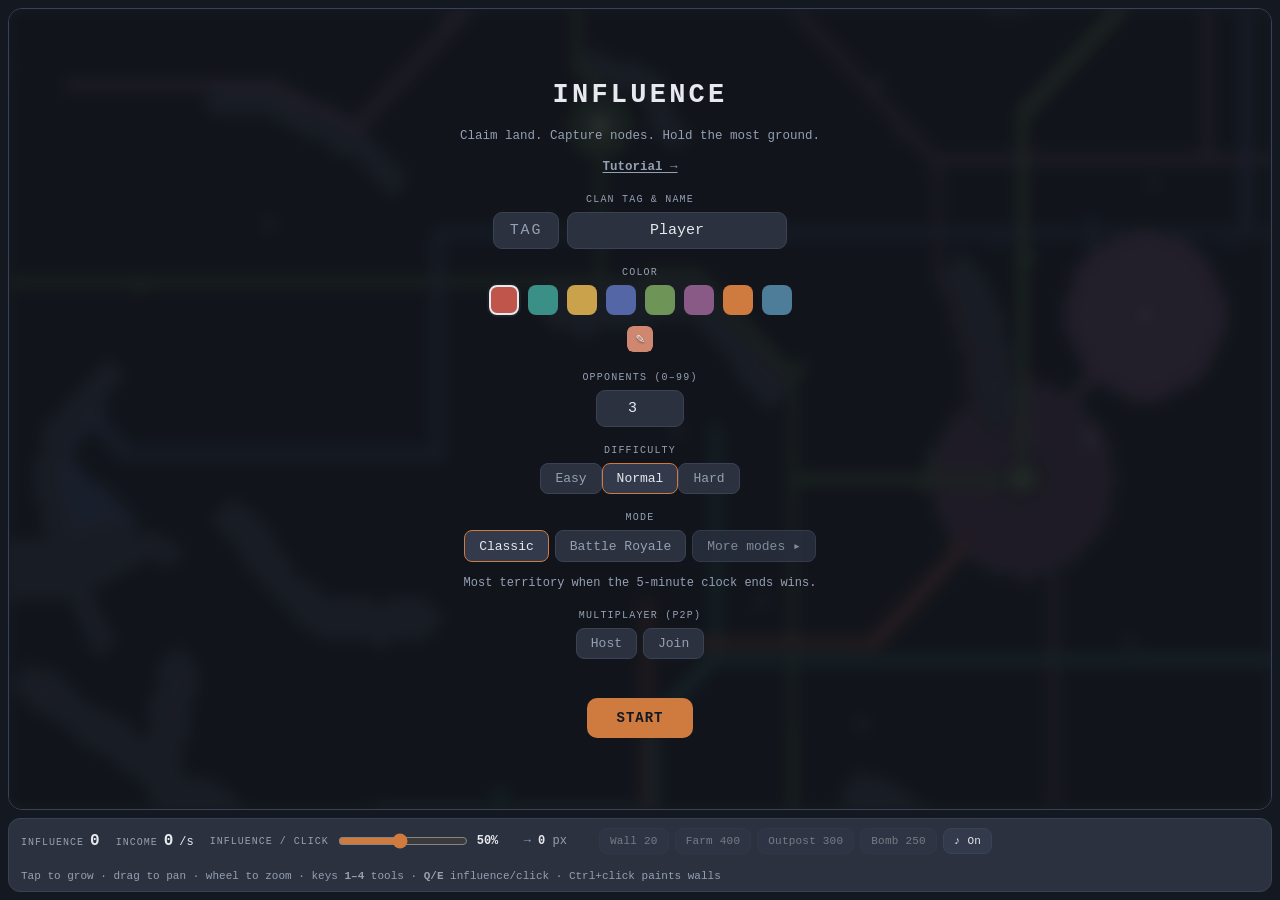
<file: index.html>
<!DOCTYPE html>
<html lang="en">
<head>
<meta charset="UTF-8">
<meta name="viewport" content="width=device-width, initial-scale=1.0, maximum-scale=1.0, user-scalable=no">
<link rel="icon" type="image/svg+xml" href="favicon.svg">
<title>Influence</title>
<link rel="stylesheet" href="influence.css?v=4">
</head>
<body> 
<div id="wrap">
  <div id="topbar"><div id="scoreboard"></div><div id="clock">0:00</div></div>
  <div id="stage">
    <canvas id="game" width="1000" height="667"></canvas>
    <div id="vig"></div>
    <canvas id="minimap" width="150" height="101"></canvas>
    <div id="flash"></div>
    <div id="spawnHint"></div>
    <div id="overlay">
     <div id="ovbox">
      <div id="otitle">Influence</div>
      <div id="osub"></div>
      <div id="setup" class="field" style="gap:18px">
        <div class="field"><label>Clan tag &amp; name</label><div class="namerow"><input id="tagIn" maxlength="3" placeholder="TAG" autocomplete="off"><input id="nameIn" maxlength="14" value="Player" autocomplete="off"></div></div>
        <div class="field"><label>Color</label><div id="swatches"></div></div>
        <div class="field"><label>Opponents (0–99)</label><div id="opps"></div></div>
        <div class="field"><label>Difficulty</label><div id="diff"></div></div>
        <div class="field"><label>Mode</label><div id="mode"></div></div>
        <div class="field"><label>Multiplayer (P2P)</label>
          <div id="mpBtns"><button class="seg" id="mpHost">Host</button><button class="seg" id="mpJoin">Join</button></div>
          <div id="mpBtns2"><button class="seg" id="mpAdd" style="display:none">Add Player</button></div>
          <div id="mpBox" style="display:none">
            <div class="mpl" id="mpOutL"></div>
            <div class="mprow"><textarea id="mpOut" readonly spellcheck="false"></textarea><button class="seg" id="mpCopy">Copy</button></div>
            <div class="mpl" id="mpInL"></div>
            <div class="mprow"><textarea id="mpIn" spellcheck="false" placeholder="paste code here"></textarea><button class="seg" id="mpApply">Connect</button></div>
            <div id="mpStatus"></div>
          </div>
        </div>
      </div>
      <div id="standings"></div>
      <button id="obtn">Start</button>
      <button id="menuBtn2" style="display:none">Main menu</button>
     </div>
    </div>
  </div>
  <div id="bottombar">
    <div class="stat" id="influence"><span class="k">Influence</span><span class="v">0</span></div>
    <div class="stat"><span class="k">Income</span><span class="v" id="incomeV">0</span><span class="ctx">/s</span></div>
    <div class="commit"><span class="k" title="How much of your influence each click spends">Influence / click</span><input id="pct" type="range" min="5" max="100" step="5" value="50"><span id="pctV">50%</span><span class="ctx">&rarr; <b id="budgetV">0</b> px</span></div>
    <span id="cellInfo"></span>
    <span id="baseInfo" class="ok"></span>
    <div id="buildbar">
      <button id="wallBtn" class="bbtn" title="Hotkey: 1 (or Ctrl+click)" disabled>Wall 20</button>
      <button id="farmBtn" class="bbtn" title="Hotkey: 2" disabled>Farm 400</button>
      <button id="outBtn" class="bbtn" title="Hotkey: 3" disabled>Outpost 300</button>
      <button id="bombBtn" class="bbtn" title="Hotkey: 4" disabled>Bomb 250</button>
      <button id="sndBtn" class="bbtn" title="Sound on/off (Hotkey: M)">♪ On</button>
      <button id="menuBtn" class="bbtn" title="Quit to the main menu">☰ Menu</button>
    </div>
    <div class="spacer"></div>
    <div id="hint">Tap to grow · drag to pan · wheel to zoom · keys <b>1–4</b> tools · <b>Q/E</b> influence/click · Ctrl+click paints walls</div>
  </div>
</div>

<script src="sound.js?v=4" defer></script>
<script src="net.js?v=4" defer></script>
<script src="influence.js?v=4" defer></script>
</body>
</html>
</file>
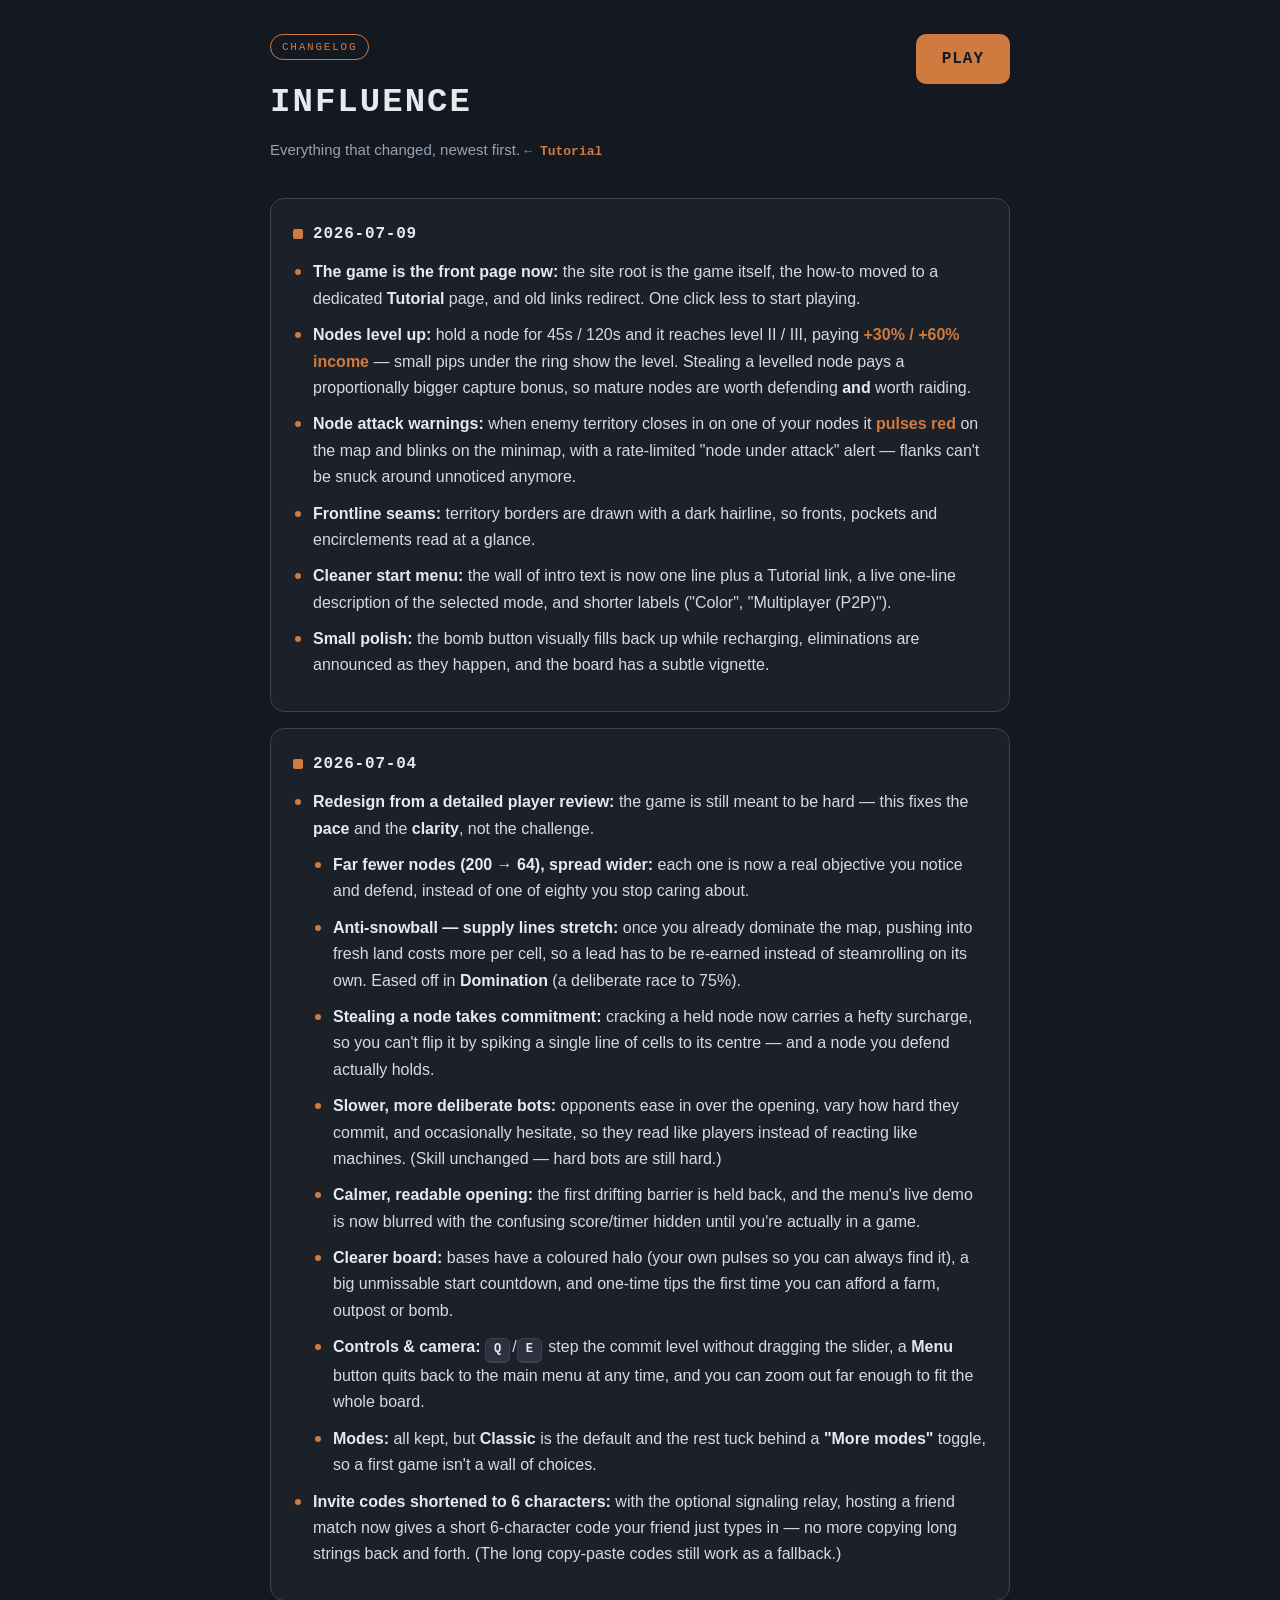
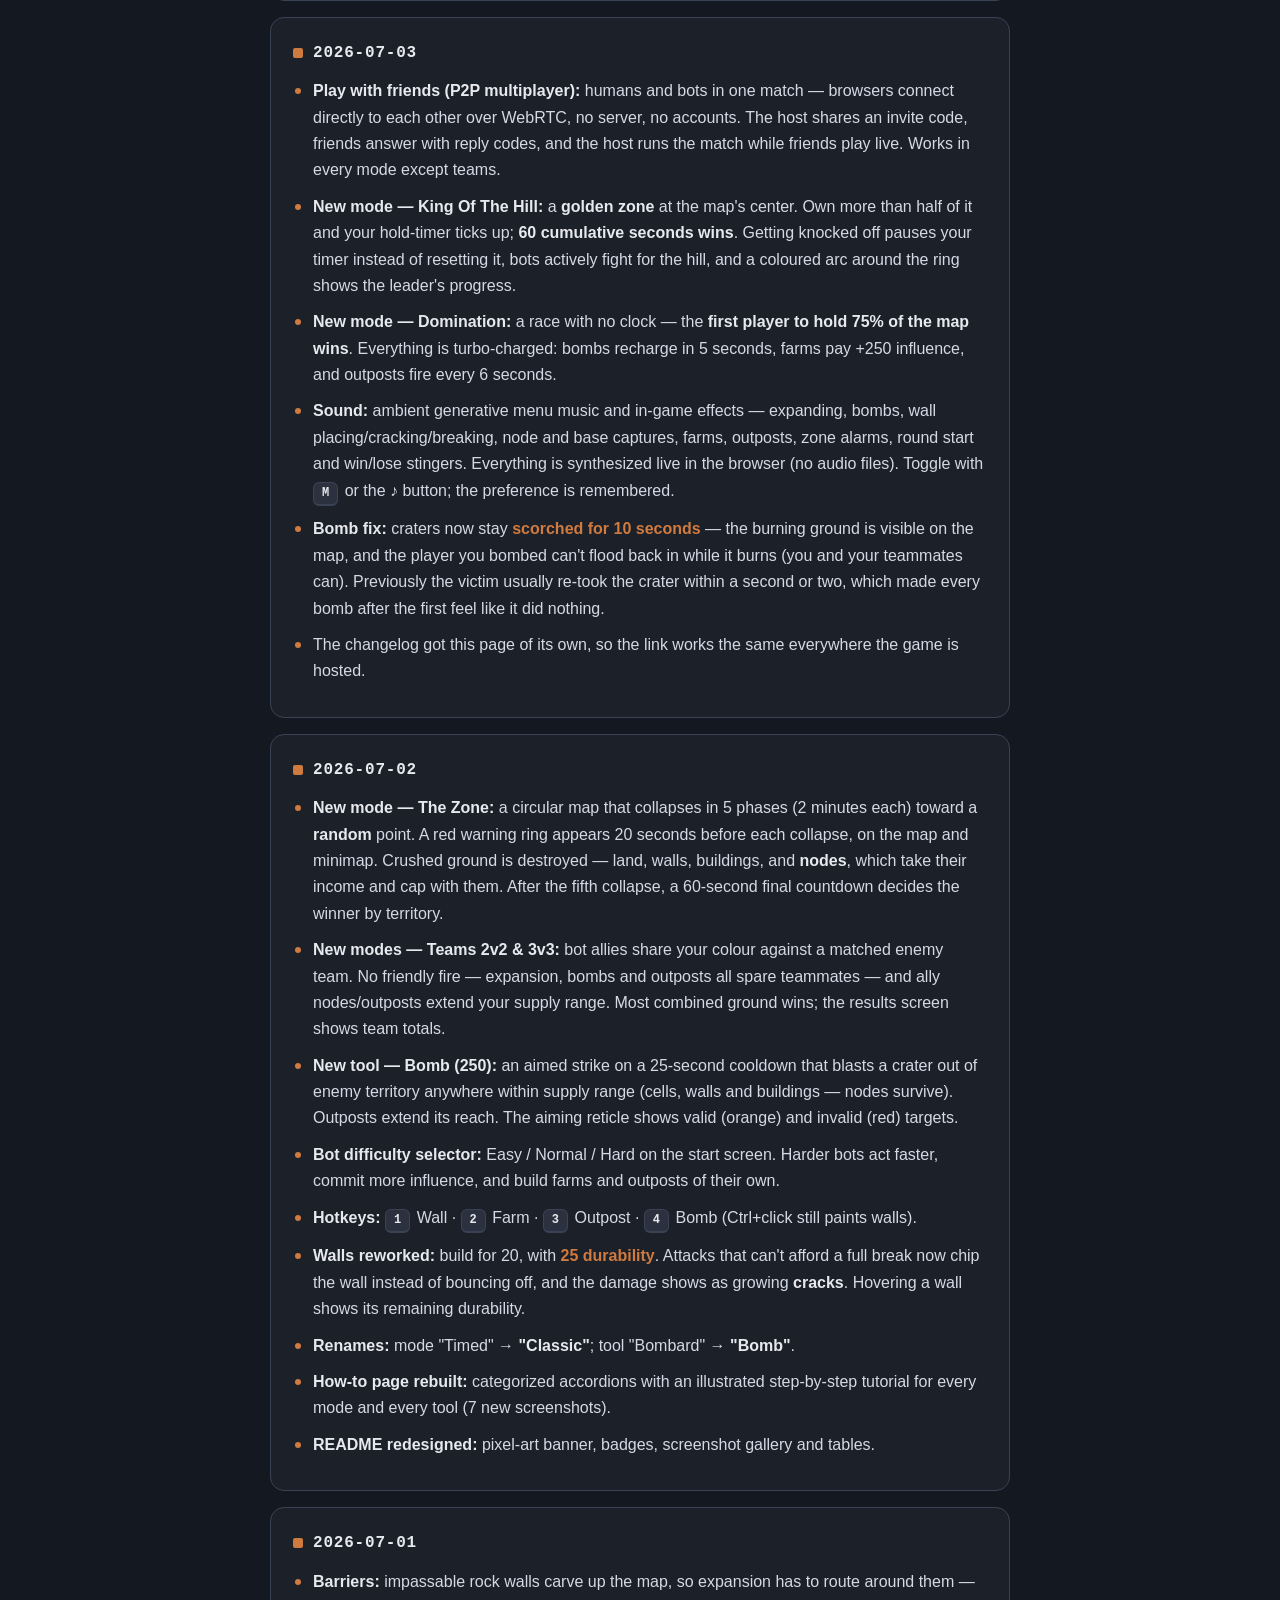
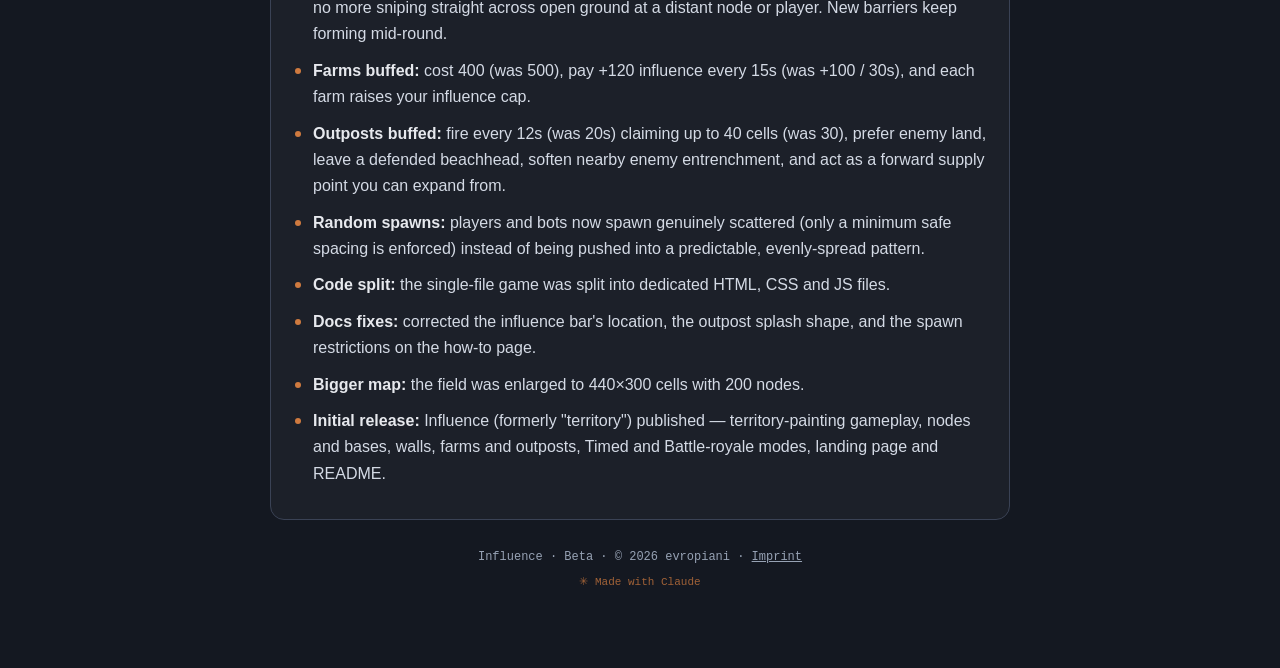
<file: changelog.html>
<!DOCTYPE html>
<html lang="en">
<head>
<meta charset="UTF-8">
<meta name="viewport" content="width=device-width, initial-scale=1.0">
<link rel="icon" type="image/svg+xml" href="favicon.svg">
<title>Influence — Changelog</title>
<style>
  :root{
    --bg:#141821;--card:#1c2029;--panel:#2b313f;--line:#3a4255;
    --ink:#e7e9ee;--muted:#97a2b4;--accent:#cf7a3f;
    --mono:ui-monospace,"SF Mono","Cascadia Mono",Menlo,Consolas,monospace;
    --sans:-apple-system,BlinkMacSystemFont,"Segoe UI",Roboto,Helvetica,Arial,sans-serif;
  }
  *{box-sizing:border-box;margin:0;padding:0}
  body{background:var(--bg);color:var(--ink);font-family:var(--sans);line-height:1.65;
    -webkit-font-smoothing:antialiased;padding:32px 18px 80px}
  .wrap{max-width:740px;margin:0 auto}
  header{margin-bottom:26px;display:flex;align-items:flex-start;justify-content:space-between;gap:16px;flex-wrap:wrap}
  .badge{display:inline-block;font-family:var(--mono);font-size:11px;letter-spacing:.16em;text-transform:uppercase;
    color:var(--accent);border:1px solid var(--accent);border-radius:20px;padding:3px 11px;margin-bottom:14px}
  h1{font-family:var(--mono);font-size:34px;font-weight:800;letter-spacing:.06em;text-transform:uppercase}
  .tag{color:var(--muted);font-size:15px;margin-top:8px}
  a.play{display:inline-block;font-family:var(--mono);font-weight:700;letter-spacing:.06em;text-transform:uppercase;
    text-decoration:none;color:#141821;background:var(--accent);border-radius:10px;padding:12px 26px;margin-top:2px}
  a.play:hover{filter:brightness(1.08)}
  section{background:var(--card);border:1px solid var(--line);border-radius:14px;padding:22px 22px;margin-bottom:16px}
  h2{font-family:var(--mono);font-size:16px;letter-spacing:.05em;text-transform:uppercase;margin-bottom:12px;
    display:flex;align-items:center;gap:10px}
  h2::before{content:"";width:10px;height:10px;border-radius:2px;background:var(--accent);flex:none}
  p{color:#d4dae5;margin:9px 0}
  b{color:var(--ink);font-weight:600}
  .accent{color:var(--accent);font-weight:600}
  ul{list-style:none;margin:8px 0}
  li{position:relative;padding-left:20px;margin:10px 0;color:#d4dae5}
  li::before{content:"";position:absolute;left:2px;top:10px;width:6px;height:6px;border-radius:50%;background:var(--accent)}
  .kbd{display:inline-block;font-family:var(--mono);font-size:12px;font-weight:700;color:var(--ink);
    background:var(--panel);border:1px solid var(--line);border-bottom-width:2px;border-radius:6px;
    padding:1px 8px;margin-right:2px;vertical-align:baseline}
  a.back{color:var(--accent);font-family:var(--mono);font-size:13px;font-weight:700;text-decoration:none}
  a.back:hover{text-decoration:underline}
  footer{color:var(--muted);font-size:12px;text-align:center;margin-top:28px;font-family:var(--mono)}
  footer a{color:var(--muted)} footer a:hover{color:var(--ink)}
  .mwc{color:var(--accent);opacity:.75;font-size:11px;margin-top:5px}
</style>
</head>
<body>
<div class="wrap">
  <header>
    <div>
      <div class="badge">Changelog</div>
      <h1>Influence</h1>
      <p class="tag">Everything that changed, newest first. <a class="back" href="tutorial.html">← Tutorial</a></p>
    </div>
    <a class="play" href="index.html">Play</a>
  </header>

  <section>
    <h2>2026-07-09</h2>
    <ul>
      <li><b>The game is the front page now:</b> the site root is the game itself, the how-to moved to a dedicated <b>Tutorial</b> page, and old links redirect. One click less to start playing.</li>
      <li><b>Nodes level up:</b> hold a node for 45s / 120s and it reaches level II / III, paying <span class="accent">+30% / +60% income</span> — small pips under the ring show the level. Stealing a levelled node pays a proportionally bigger capture bonus, so mature nodes are worth defending <b>and</b> worth raiding.</li>
      <li><b>Node attack warnings:</b> when enemy territory closes in on one of your nodes it <span class="accent">pulses red</span> on the map and blinks on the minimap, with a rate-limited "node under attack" alert — flanks can't be snuck around unnoticed anymore.</li>
      <li><b>Frontline seams:</b> territory borders are drawn with a dark hairline, so fronts, pockets and encirclements read at a glance.</li>
      <li><b>Cleaner start menu:</b> the wall of intro text is now one line plus a Tutorial link, a live one-line description of the selected mode, and shorter labels ("Color", "Multiplayer (P2P)").</li>
      <li><b>Small polish:</b> the bomb button visually fills back up while recharging, eliminations are announced as they happen, and the board has a subtle vignette.</li>
    </ul>
  </section>

  <section>
    <h2>2026-07-04</h2>
    <ul>
      <li><b>Redesign from a detailed player review:</b> the game is still meant to be hard — this fixes the <b>pace</b> and the <b>clarity</b>, not the challenge.
        <ul style="margin-top:8px">
          <li><b>Far fewer nodes (200 → 64), spread wider:</b> each one is now a real objective you notice and defend, instead of one of eighty you stop caring about.</li>
          <li><b>Anti-snowball — supply lines stretch:</b> once you already dominate the map, pushing into fresh land costs more per cell, so a lead has to be re-earned instead of steamrolling on its own. Eased off in <b>Domination</b> (a deliberate race to 75%).</li>
          <li><b>Stealing a node takes commitment:</b> cracking a held node now carries a hefty surcharge, so you can't flip it by spiking a single line of cells to its centre — and a node you defend actually holds.</li>
          <li><b>Slower, more deliberate bots:</b> opponents ease in over the opening, vary how hard they commit, and occasionally hesitate, so they read like players instead of reacting like machines. (Skill unchanged — hard bots are still hard.)</li>
          <li><b>Calmer, readable opening:</b> the first drifting barrier is held back, and the menu's live demo is now blurred with the confusing score/timer hidden until you're actually in a game.</li>
          <li><b>Clearer board:</b> bases have a coloured halo (your own pulses so you can always find it), a big unmissable start countdown, and one-time tips the first time you can afford a farm, outpost or bomb.</li>
          <li><b>Controls &amp; camera:</b> <span class="kbd">Q</span>/<span class="kbd">E</span> step the commit level without dragging the slider, a <b>Menu</b> button quits back to the main menu at any time, and you can zoom out far enough to fit the whole board.</li>
          <li><b>Modes:</b> all kept, but <b>Classic</b> is the default and the rest tuck behind a <b>"More modes"</b> toggle, so a first game isn't a wall of choices.</li>
        </ul>
      </li>
      <li><b>Invite codes shortened to 6 characters:</b> with the optional signaling relay, hosting a friend match now gives a short 6-character code your friend just types in — no more copying long strings back and forth. (The long copy-paste codes still work as a fallback.)</li>
    </ul>
  </section>

  <section>
    <h2>2026-07-03</h2>
    <ul>
      <li><b>Play with friends (P2P multiplayer):</b> humans and bots in one match — browsers connect directly to each other over WebRTC, no server, no accounts. The host shares an invite code, friends answer with reply codes, and the host runs the match while friends play live. Works in every mode except teams.</li>
      <li><b>New mode — King Of The Hill:</b> a <b>golden zone</b> at the map's center. Own more than half of it and your hold-timer ticks up; <b>60 cumulative seconds wins</b>. Getting knocked off pauses your timer instead of resetting it, bots actively fight for the hill, and a coloured arc around the ring shows the leader's progress.</li>
      <li><b>New mode — Domination:</b> a race with no clock — the <b>first player to hold 75% of the map wins</b>. Everything is turbo-charged: bombs recharge in 5 seconds, farms pay +250 influence, and outposts fire every 6 seconds.</li>
      <li><b>Sound:</b> ambient generative menu music and in-game effects — expanding, bombs, wall placing/cracking/breaking, node and base captures, farms, outposts, zone alarms, round start and win/lose stingers. Everything is synthesized live in the browser (no audio files). Toggle with <span class="kbd">M</span> or the ♪ button; the preference is remembered.</li>
      <li><b>Bomb fix:</b> craters now stay <span class="accent">scorched for 10 seconds</span> — the burning ground is visible on the map, and the player you bombed can't flood back in while it burns (you and your teammates can). Previously the victim usually re-took the crater within a second or two, which made every bomb after the first feel like it did nothing.</li>
      <li>The changelog got this page of its own, so the link works the same everywhere the game is hosted.</li>
    </ul>
  </section>

  <section>
    <h2>2026-07-02</h2>
    <ul>
      <li><b>New mode — The Zone:</b> a circular map that collapses in 5 phases (2 minutes each) toward a <b>random</b> point. A red warning ring appears 20 seconds before each collapse, on the map and minimap. Crushed ground is destroyed — land, walls, buildings, and <b>nodes</b>, which take their income and cap with them. After the fifth collapse, a 60-second final countdown decides the winner by territory.</li>
      <li><b>New modes — Teams 2v2 &amp; 3v3:</b> bot allies share your colour against a matched enemy team. No friendly fire — expansion, bombs and outposts all spare teammates — and ally nodes/outposts extend your supply range. Most combined ground wins; the results screen shows team totals.</li>
      <li><b>New tool — Bomb (250):</b> an aimed strike on a 25-second cooldown that blasts a crater out of enemy territory anywhere within supply range (cells, walls and buildings — nodes survive). Outposts extend its reach. The aiming reticle shows valid (orange) and invalid (red) targets.</li>
      <li><b>Bot difficulty selector:</b> Easy / Normal / Hard on the start screen. Harder bots act faster, commit more influence, and build farms and outposts of their own.</li>
      <li><b>Hotkeys:</b> <span class="kbd">1</span> Wall · <span class="kbd">2</span> Farm · <span class="kbd">3</span> Outpost · <span class="kbd">4</span> Bomb (Ctrl+click still paints walls).</li>
      <li><b>Walls reworked:</b> build for 20, with <span class="accent">25 durability</span>. Attacks that can't afford a full break now chip the wall instead of bouncing off, and the damage shows as growing <b>cracks</b>. Hovering a wall shows its remaining durability.</li>
      <li><b>Renames:</b> mode "Timed" → <b>"Classic"</b>; tool "Bombard" → <b>"Bomb"</b>.</li>
      <li><b>How-to page rebuilt:</b> categorized accordions with an illustrated step-by-step tutorial for every mode and every tool (7 new screenshots).</li>
      <li><b>README redesigned:</b> pixel-art banner, badges, screenshot gallery and tables.</li>
    </ul>
  </section>

  <section>
    <h2>2026-07-01</h2>
    <ul>
      <li><b>Barriers:</b> impassable rock walls carve up the map, so expansion has to route around them — no more sniping straight across open ground at a distant node or player. New barriers keep forming mid-round.</li>
      <li><b>Farms buffed:</b> cost 400 (was 500), pay +120 influence every 15s (was +100 / 30s), and each farm raises your influence cap.</li>
      <li><b>Outposts buffed:</b> fire every 12s (was 20s) claiming up to 40 cells (was 30), prefer enemy land, leave a defended beachhead, soften nearby enemy entrenchment, and act as a forward supply point you can expand from.</li>
      <li><b>Random spawns:</b> players and bots now spawn genuinely scattered (only a minimum safe spacing is enforced) instead of being pushed into a predictable, evenly-spread pattern.</li>
      <li><b>Code split:</b> the single-file game was split into dedicated HTML, CSS and JS files.</li>
      <li><b>Docs fixes:</b> corrected the influence bar's location, the outpost splash shape, and the spawn restrictions on the how-to page.</li>
      <li><b>Bigger map:</b> the field was enlarged to 440×300 cells with 200 nodes.</li>
      <li><b>Initial release:</b> Influence (formerly "territory") published — territory-painting gameplay, nodes and bases, walls, farms and outposts, Timed and Battle-royale modes, landing page and README.</li>
    </ul>
  </section>

  <footer>Influence · Beta · © 2026 evropiani · <a href="imprint.html">Imprint</a>
    <div class="mwc">✳ Made with Claude</div>
  </footer>
</div>
</body>
</html>
</file>
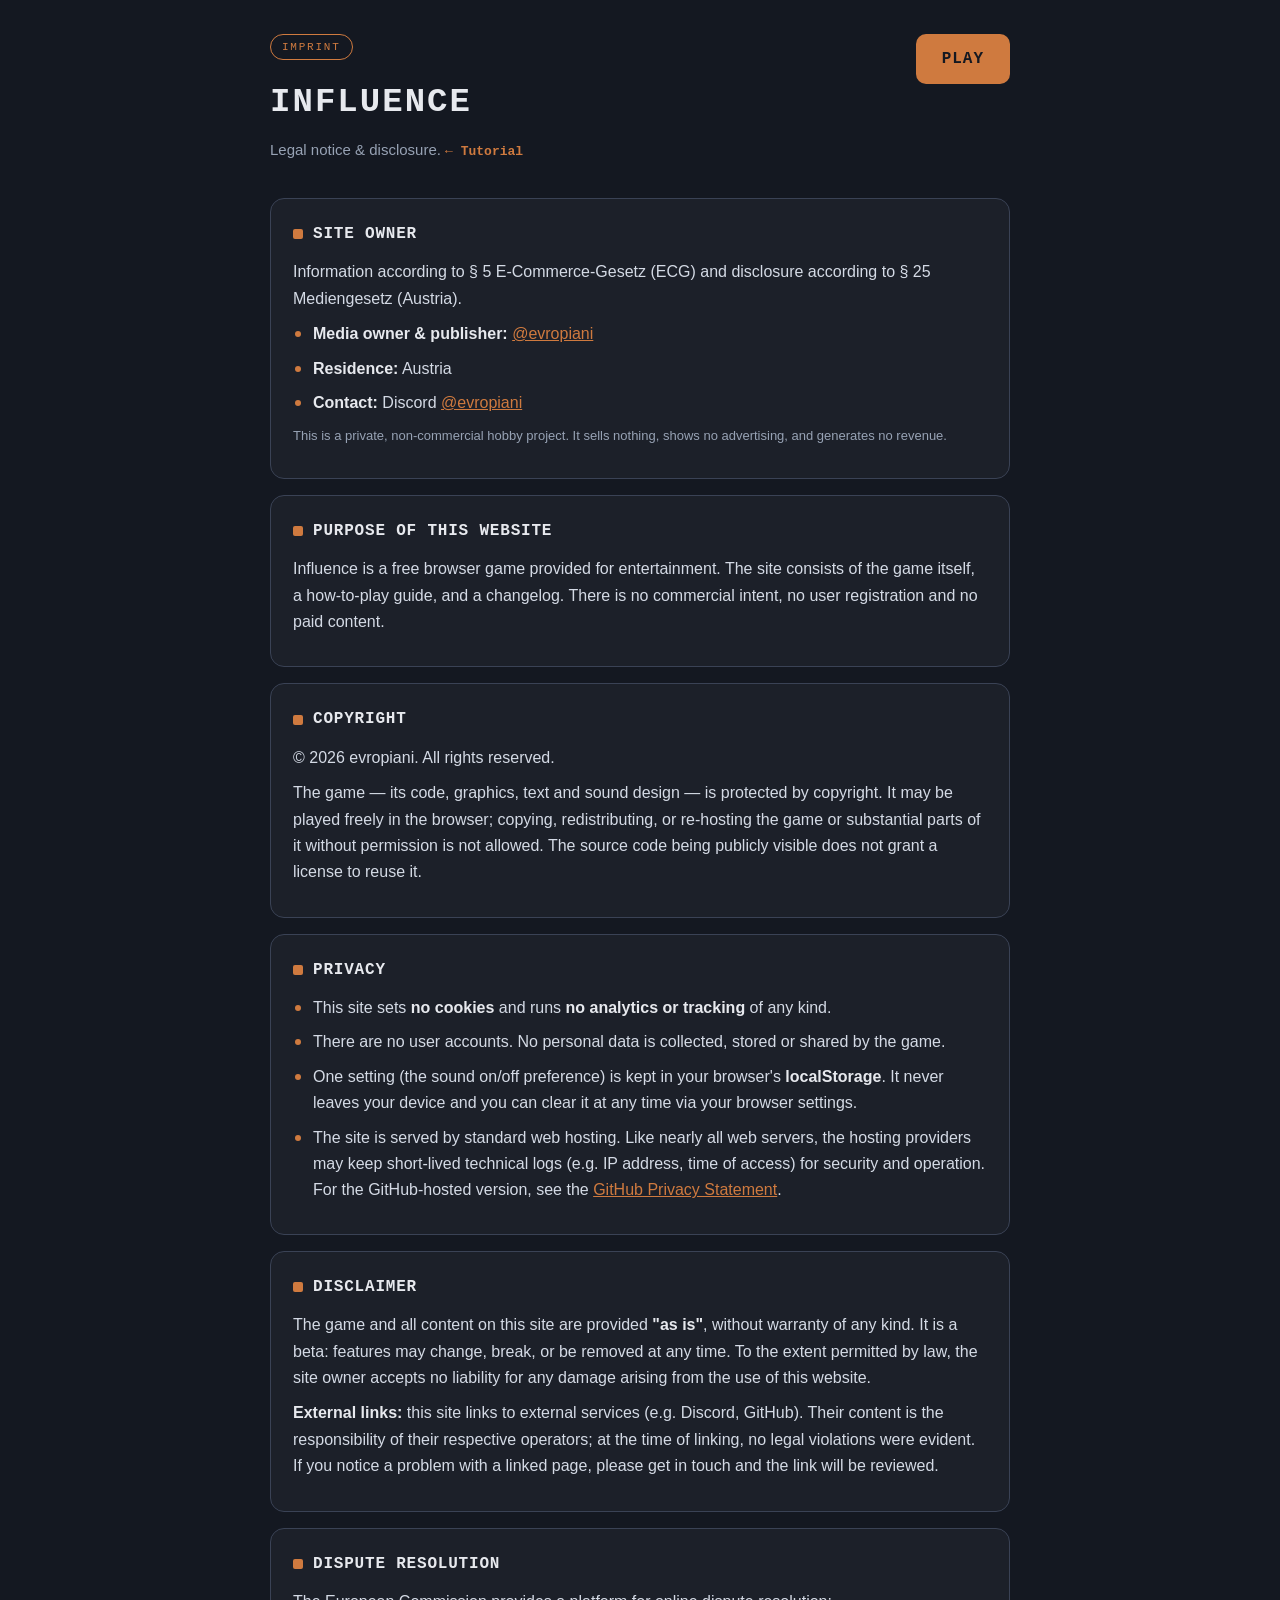
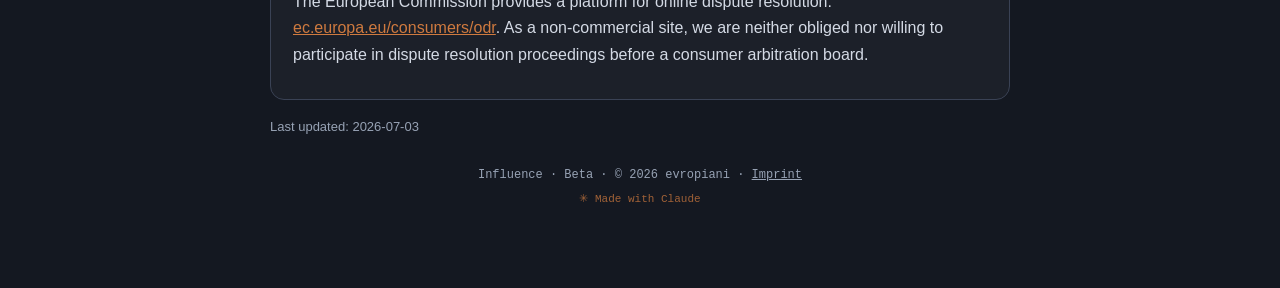
<file: imprint.html>
<!DOCTYPE html>
<html lang="en">
<head>
<meta charset="UTF-8">
<meta name="viewport" content="width=device-width, initial-scale=1.0">
<link rel="icon" type="image/svg+xml" href="favicon.svg">
<title>Influence — Imprint</title>
<style>
  :root{
    --bg:#141821;--card:#1c2029;--panel:#2b313f;--line:#3a4255;
    --ink:#e7e9ee;--muted:#97a2b4;--accent:#cf7a3f;
    --mono:ui-monospace,"SF Mono","Cascadia Mono",Menlo,Consolas,monospace;
    --sans:-apple-system,BlinkMacSystemFont,"Segoe UI",Roboto,Helvetica,Arial,sans-serif;
  }
  *{box-sizing:border-box;margin:0;padding:0}
  body{background:var(--bg);color:var(--ink);font-family:var(--sans);line-height:1.65;
    -webkit-font-smoothing:antialiased;padding:32px 18px 80px}
  .wrap{max-width:740px;margin:0 auto}
  header{margin-bottom:26px;display:flex;align-items:flex-start;justify-content:space-between;gap:16px;flex-wrap:wrap}
  .badge{display:inline-block;font-family:var(--mono);font-size:11px;letter-spacing:.16em;text-transform:uppercase;
    color:var(--accent);border:1px solid var(--accent);border-radius:20px;padding:3px 11px;margin-bottom:14px}
  h1{font-family:var(--mono);font-size:34px;font-weight:800;letter-spacing:.06em;text-transform:uppercase}
  .tag{color:var(--muted);font-size:15px;margin-top:8px}
  a.play{display:inline-block;font-family:var(--mono);font-weight:700;letter-spacing:.06em;text-transform:uppercase;
    text-decoration:none;color:#141821;background:var(--accent);border-radius:10px;padding:12px 26px;margin-top:2px}
  a.play:hover{filter:brightness(1.08)}
  section{background:var(--card);border:1px solid var(--line);border-radius:14px;padding:22px 22px;margin-bottom:16px}
  h2{font-family:var(--mono);font-size:16px;letter-spacing:.05em;text-transform:uppercase;margin-bottom:12px;
    display:flex;align-items:center;gap:10px}
  h2::before{content:"";width:10px;height:10px;border-radius:2px;background:var(--accent);flex:none}
  p{color:#d4dae5;margin:9px 0}
  b{color:var(--ink);font-weight:600}
  ul{list-style:none;margin:8px 0}
  li{position:relative;padding-left:20px;margin:8px 0;color:#d4dae5}
  li::before{content:"";position:absolute;left:2px;top:10px;width:6px;height:6px;border-radius:50%;background:var(--accent)}
  a{color:var(--accent)}
  .muted{color:var(--muted);font-size:13px}
  a.back{color:var(--accent);font-family:var(--mono);font-size:13px;font-weight:700;text-decoration:none}
  a.back:hover{text-decoration:underline}
  footer{color:var(--muted);font-size:12px;text-align:center;margin-top:28px;font-family:var(--mono)}
  footer a{color:var(--muted)} footer a:hover{color:var(--ink)}
  .mwc{color:var(--accent);opacity:.75;font-size:11px;margin-top:5px}
</style>
</head>
<body>
<div class="wrap">
  <header>
    <div>
      <div class="badge">Imprint</div>
      <h1>Influence</h1>
      <p class="tag">Legal notice &amp; disclosure. <a class="back" href="tutorial.html">← Tutorial</a></p>
    </div>
    <a class="play" href="index.html">Play</a>
  </header>

  <section>
    <h2>Site owner</h2>
    <p>Information according to § 5 E-Commerce-Gesetz (ECG) and disclosure according to § 25 Mediengesetz (Austria).</p>
    <ul>
      <li><b>Media owner &amp; publisher:</b> <a href="https://discord.com/users/319246364246540288/">@evropiani</a></li>
      <li><b>Residence:</b> Austria</li>
      <li><b>Contact:</b> Discord <a href="https://discord.com/users/319246364246540288/">@evropiani</a></li>
    </ul>
    <p class="muted">This is a private, non-commercial hobby project. It sells nothing, shows no advertising, and generates no revenue.</p>
  </section>

  <section>
    <h2>Purpose of this website</h2>
    <p>Influence is a free browser game provided for entertainment. The site consists of the game itself, a how-to-play guide, and a changelog. There is no commercial intent, no user registration and no paid content.</p>
  </section>

  <section>
    <h2>Copyright</h2>
    <p>© 2026 evropiani. All rights reserved.</p>
    <p>The game — its code, graphics, text and sound design — is protected by copyright. It may be played freely in the browser; copying, redistributing, or re-hosting the game or substantial parts of it without permission is not allowed. The source code being publicly visible does not grant a license to reuse it.</p>
  </section>

  <section>
    <h2>Privacy</h2>
    <ul>
      <li>This site sets <b>no cookies</b> and runs <b>no analytics or tracking</b> of any kind.</li>
      <li>There are no user accounts. No personal data is collected, stored or shared by the game.</li>
      <li>One setting (the sound on/off preference) is kept in your browser's <b>localStorage</b>. It never leaves your device and you can clear it at any time via your browser settings.</li>
      <li>The site is served by standard web hosting. Like nearly all web servers, the hosting providers may keep short-lived technical logs (e.g. IP address, time of access) for security and operation. For the GitHub-hosted version, see the <a href="https://docs.github.com/en/site-policy/privacy-policies/github-privacy-statement">GitHub Privacy Statement</a>.</li>
    </ul>
  </section>

  <section>
    <h2>Disclaimer</h2>
    <p>The game and all content on this site are provided <b>"as is"</b>, without warranty of any kind. It is a beta: features may change, break, or be removed at any time. To the extent permitted by law, the site owner accepts no liability for any damage arising from the use of this website.</p>
    <p><b>External links:</b> this site links to external services (e.g. Discord, GitHub). Their content is the responsibility of their respective operators; at the time of linking, no legal violations were evident. If you notice a problem with a linked page, please get in touch and the link will be reviewed.</p>
  </section>

  <section>
    <h2>Dispute resolution</h2>
    <p>The European Commission provides a platform for online dispute resolution: <a href="https://ec.europa.eu/consumers/odr/">ec.europa.eu/consumers/odr</a>. As a non-commercial site, we are neither obliged nor willing to participate in dispute resolution proceedings before a consumer arbitration board.</p>
  </section>

  <p class="muted">Last updated: 2026-07-03</p>

  <footer>Influence · Beta · © 2026 evropiani · <a href="imprint.html">Imprint</a>
    <div class="mwc">✳ Made with Claude</div>
  </footer>
</div>
</body>
</html>
</file>
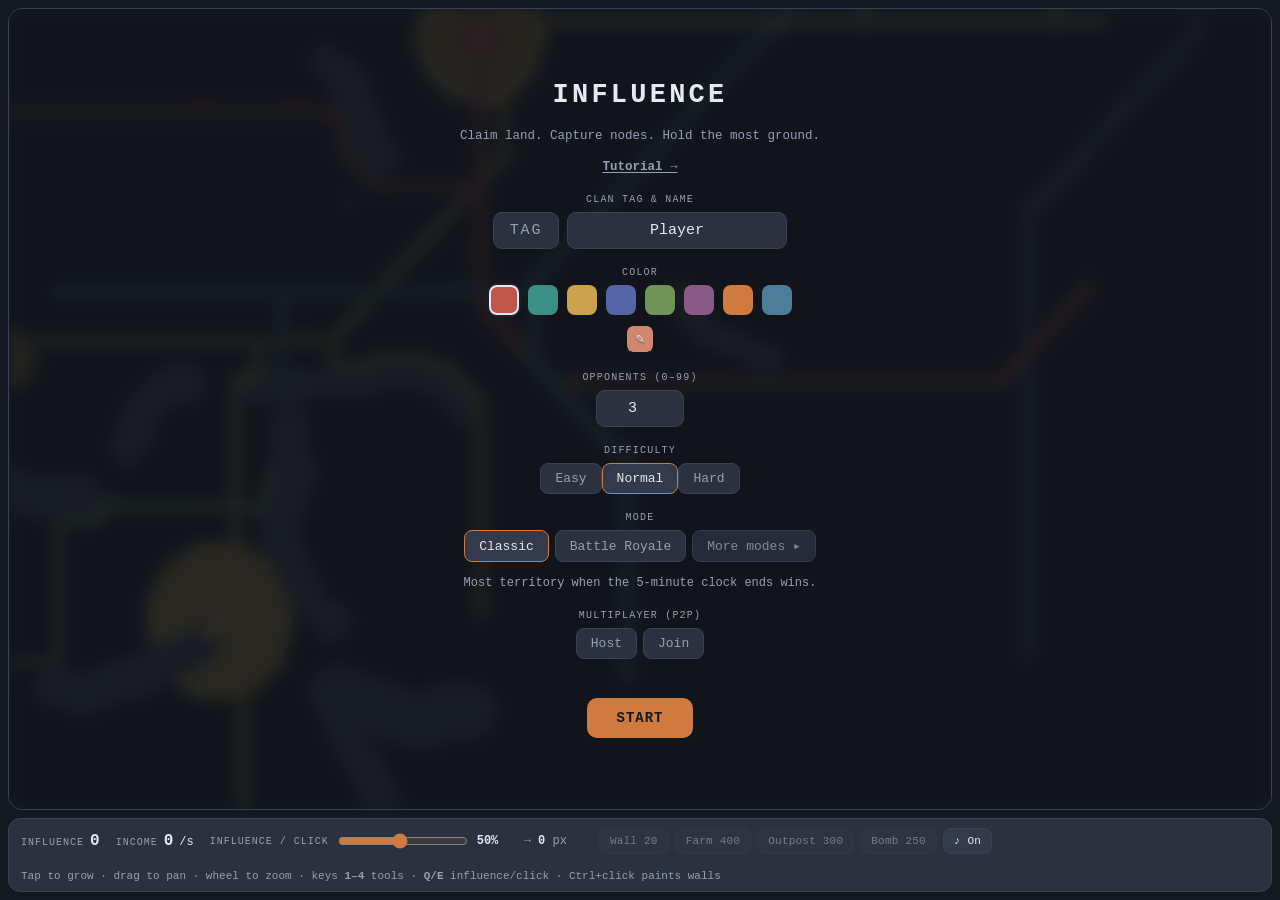
<file: influence.html>
<!DOCTYPE html>
<html lang="en">
<head>
<meta charset="UTF-8">
<meta http-equiv="refresh" content="0; url=./index.html">
<link rel="icon" type="image/svg+xml" href="favicon.svg">
<title>Influence</title>
<script>location.replace("./index.html");</script>
</head>
<body style="background:#141821;color:#97a2b4;font-family:ui-monospace,Menlo,monospace;display:grid;place-items:center;height:100vh;margin:0">
<p>The game moved to the front page — <a style="color:#cf7a3f" href="./index.html">play here</a>.</p>
</body>
</html>
</file>
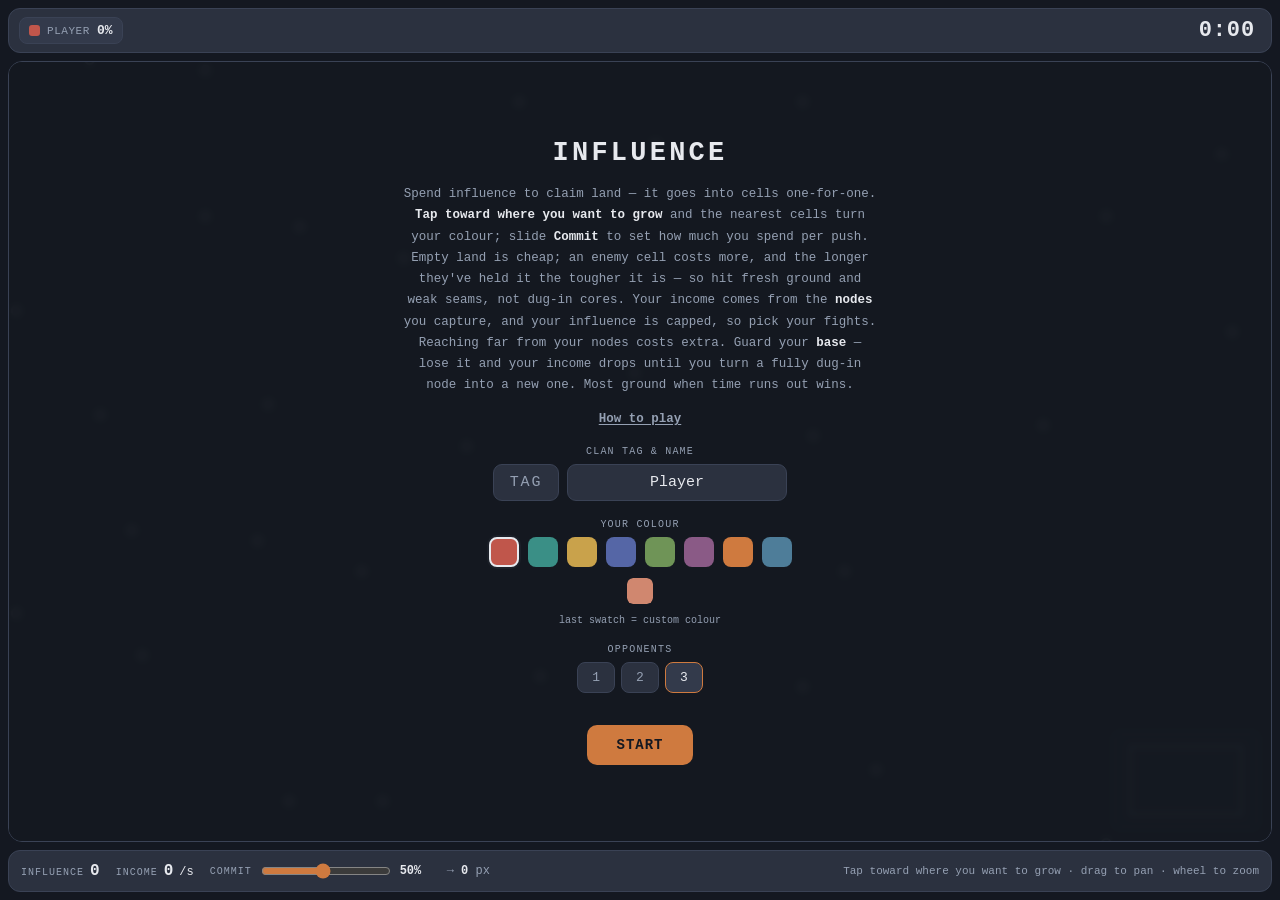
<file: territory.html>
<!DOCTYPE html>
<html lang="en">
<head>
<meta charset="UTF-8">
<meta name="viewport" content="width=device-width, initial-scale=1.0, maximum-scale=1.0, user-scalable=no">
<link rel="icon" type="image/svg+xml" href="favicon.svg">
<title>Influence</title>
<style>
  :root{
    --bg:#1c2029;
    --panel:#2b313f;--panel-2:#333a4b;--line:#3a4255;
    --ink:#e7e9ee;--muted:#95a0b3;--accent:#cf7a3f;--bad:#c0564b;
    --mono:ui-monospace,"SF Mono","Cascadia Mono",Menlo,Consolas,"Liberation Mono",monospace;
  }
  *{box-sizing:border-box;margin:0;padding:0}
  html,body{height:100%}
  body{background:#141821;color:var(--ink);font-family:var(--mono);-webkit-font-smoothing:antialiased;
    overflow:hidden;user-select:none;-webkit-user-select:none}
  #wrap{width:100vw;height:100vh;height:100dvh;display:flex;flex-direction:column;gap:8px;padding:8px}

  #topbar{display:flex;align-items:center;gap:10px;background:var(--panel);border:1px solid var(--line);border-radius:12px;padding:8px 10px}
  #scoreboard{display:flex;gap:8px;flex:1;flex-wrap:wrap;min-width:0}
  .pill{display:flex;align-items:center;gap:7px;background:var(--panel-2);border:1px solid var(--line);border-radius:8px;padding:5px 9px;min-width:0}
  .pill.dead{opacity:.32}
  .chip{width:11px;height:11px;border-radius:3px;flex:none}
  .pill .name{font-size:11px;letter-spacing:.05em;text-transform:uppercase;color:var(--muted);white-space:nowrap;overflow:hidden;text-overflow:ellipsis;max-width:88px}
  .pill .pct{font-size:13px;font-variant-numeric:tabular-nums;font-weight:600}
  #clock{font-size:22px;font-variant-numeric:tabular-nums;font-weight:700;letter-spacing:.04em;padding:0 6px;flex:none}
  #clock.warn{color:var(--accent)}

  #stage{position:relative;flex:1;min-height:0;width:100%;border-radius:14px;overflow:hidden;border:1px solid var(--line);background:var(--bg)}
  #game{display:block;width:100%;height:100%;touch-action:none;cursor:grab;image-rendering:pixelated}
  #game.grabbing{cursor:grabbing}
  #minimap{position:absolute;right:10px;bottom:10px;width:150px;height:101px;background:rgba(20,24,32,.85);border:1px solid var(--line);border-radius:8px;cursor:pointer;touch-action:none;image-rendering:pixelated}

  #flash{position:absolute;left:50%;top:12px;transform:translateX(-50%) translateY(-6px);background:rgba(20,24,32,.92);border:1px solid var(--line);color:var(--ink);font-size:12px;letter-spacing:.03em;padding:7px 13px;border-radius:9px;pointer-events:none;opacity:0;transition:opacity .18s,transform .18s;white-space:nowrap}
  #flash.show{opacity:1;transform:translateX(-50%) translateY(0)}

  #bottombar{display:flex;align-items:center;gap:16px;flex-wrap:wrap;background:var(--panel);border:1px solid var(--line);border-radius:12px;padding:9px 12px;font-size:12px}
  .stat{display:flex;align-items:baseline;gap:6px}
  .stat .k{color:var(--muted);text-transform:uppercase;font-size:10px;letter-spacing:.1em}
  .stat .v{font-size:16px;font-variant-numeric:tabular-nums;font-weight:700}
  .commit{display:flex;align-items:center;gap:9px}
  .commit .k{color:var(--muted);text-transform:uppercase;font-size:10px;letter-spacing:.1em}
  #pct{width:130px;accent-color:var(--accent);height:22px;cursor:pointer}
  #pctV{font-variant-numeric:tabular-nums;font-weight:700;min-width:38px}
  .commit .ctx{color:var(--muted)}.commit .ctx b{color:var(--ink);font-variant-numeric:tabular-nums}
  #cellInfo{color:var(--muted)}
  .spacer{flex:1}
  #hint{color:var(--muted);font-size:11px;text-align:right}

  #overlay{position:absolute;inset:0;overflow-y:auto;-webkit-overflow-scrolling:touch;touch-action:pan-y;background:rgba(20,24,32,.92);backdrop-filter:blur(3px)}
  #overlay.hidden{display:none}
  #ovbox{min-height:100%;display:flex;flex-direction:column;align-items:center;justify-content:center;gap:16px;text-align:center;padding:22px}
  #otitle{font-size:27px;font-weight:800;letter-spacing:.12em;text-transform:uppercase}
  #osub{color:var(--muted);font-size:12.5px;line-height:1.7;max-width:480px}
  #osub b{color:var(--ink);font-weight:600}
  #osub a.howto{color:inherit;text-decoration:underline;text-underline-offset:2px;font-weight:600}
  .field{display:flex;flex-direction:column;gap:7px;align-items:center}
  .field label{font-size:10px;letter-spacing:.12em;text-transform:uppercase;color:var(--muted)}
  #nameIn{font-family:var(--mono);font-size:15px;text-align:center;color:var(--ink);background:var(--panel);border:1px solid var(--line);border-radius:9px;padding:9px 14px;width:220px}
  #nameIn:focus{outline:2px solid var(--accent);outline-offset:1px}
  .namerow{display:flex;gap:8px;align-items:center}
  #tagIn{font-family:var(--mono);font-size:15px;text-align:center;color:var(--ink);background:var(--panel);border:1px solid var(--line);border-radius:9px;padding:9px 6px;width:66px;text-transform:uppercase;letter-spacing:.12em}
  #tagIn:focus{outline:2px solid var(--accent);outline-offset:1px}
  #tagIn::placeholder{color:var(--muted)}
  input[type=color].sw{padding:0;background:none;-webkit-appearance:none;appearance:none}
  input[type=color].sw::-webkit-color-swatch-wrapper{padding:0}
  input[type=color].sw::-webkit-color-swatch{border:none;border-radius:6px}
  input[type=color].sw::-moz-color-swatch{border:none;border-radius:6px}
  .pickhint{font-size:10px;color:var(--muted);margin-top:2px}
  #baseInfo{color:var(--bad);font-weight:600}
  #baseInfo.ok{display:none}
  #swatches{display:flex;gap:9px;flex-wrap:wrap;justify-content:center;align-items:center;max-width:340px}
  .sw{width:30px;height:30px;border-radius:8px;cursor:pointer;border:2px solid transparent;transition:transform .08s}
  .sw:hover{transform:scale(1.08)}.sw.sel{border-color:var(--ink);box-shadow:0 0 0 2px var(--bg)}
  .sw:focus-visible{outline:2px solid var(--ink);outline-offset:2px}
  #opps{display:flex;gap:6px}
  .seg{font-family:var(--mono);font-size:13px;color:var(--muted);background:var(--panel);border:1px solid var(--line);border-radius:8px;padding:7px 14px;cursor:pointer}
  .seg.sel{color:var(--ink);background:var(--panel-2);border-color:var(--accent)}
  .seg:focus-visible{outline:2px solid var(--ink);outline-offset:2px}
  #standings{display:flex;flex-direction:column;gap:6px;font-size:13px;min-width:240px}
  #standings .row{display:flex;align-items:center;gap:9px}
  #standings .row .nm{flex:1;text-align:left;text-transform:uppercase;letter-spacing:.04em;overflow:hidden;text-overflow:ellipsis}
  #standings .row .vv{font-variant-numeric:tabular-nums;font-weight:700}
  #obtn{font-family:var(--mono);font-size:14px;font-weight:700;letter-spacing:.07em;text-transform:uppercase;color:#141821;background:var(--accent);border:none;border-radius:10px;padding:12px 30px;cursor:pointer;transition:transform .1s,filter .15s}
  #obtn:hover{filter:brightness(1.08)}#obtn:active{transform:scale(.97)}#obtn:focus-visible{outline:2px solid var(--ink);outline-offset:3px}

  @media (max-width:560px){
    #clock{font-size:18px}.pill .name{display:none}#otitle{font-size:21px}
    #minimap{width:104px;height:70px}#hint{display:none}#pct{width:104px}
    #bottombar{gap:12px;font-size:11px}#cellInfo{display:none}
  }
</style>
</head>
<body>
<div id="wrap">
  <div id="topbar"><div id="scoreboard"></div><div id="clock">0:00</div></div>
  <div id="stage">
    <canvas id="game" width="1000" height="667"></canvas>
    <canvas id="minimap" width="150" height="101"></canvas>
    <div id="flash"></div>
    <div id="overlay">
     <div id="ovbox">
      <div id="otitle">Influence</div>
      <div id="osub"></div>
      <div id="setup" class="field" style="gap:18px">
        <div class="field"><label>Clan tag &amp; name</label><div class="namerow"><input id="tagIn" maxlength="3" placeholder="TAG" autocomplete="off"><input id="nameIn" maxlength="14" value="Player" autocomplete="off"></div></div>
        <div class="field"><label>Your colour</label><div id="swatches"></div><div class="pickhint">last swatch = custom colour</div></div>
        <div class="field"><label>Opponents</label><div id="opps"></div></div>
      </div>
      <div id="standings"></div>
      <button id="obtn">Start</button>
     </div>
    </div>
  </div>
  <div id="bottombar">
    <div class="stat" id="influence"><span class="k">Influence</span><span class="v">0</span></div>
    <div class="stat"><span class="k">Income</span><span class="v" id="incomeV">0</span><span class="ctx">/s</span></div>
    <div class="commit"><span class="k">Commit</span><input id="pct" type="range" min="5" max="100" step="5" value="50"><span id="pctV">50%</span><span class="ctx">&rarr; <b id="budgetV">0</b> px</span></div>
    <span id="cellInfo"></span>
    <span id="baseInfo" class="ok"></span>
    <div class="spacer"></div>
    <div id="hint">Tap toward where you want to grow · drag to pan · wheel to zoom</div>
  </div>
</div>

<script>
"use strict";

const CONFIG = {
  COLS:160, ROWS:108, CELL:14,
  NODE_COUNT:46, NODE_SPACING:9,
  START_R:4,
  ROUND_SECONDS:240,
  START_INFLUENCE:120,
  INCOME_PER_NODE:2.2,
  INCOME_PER_CELL:0.01,
  TRICKLE:1.5,
  CAP_BASE:100, CAP_PER_NODE:40,
  ENEMY_BASE:2, DEF_MAX:8, DEF_RATE:0.6,
  CAPTURE_NEUTRAL:22, CAPTURE_ENEMY:55,
  SUPPLY_RANGE:22, SUPPLY_FALLOFF:6, SUPPLY_MAX:12,
  ENTRENCH_SHADE:0.38,
  BASE_COST:300, BASE_PENALTY:0.30,
  DEFAULT_PCT:50,
  ZOOM_MIN:0.35, ZOOM_MAX:1.7, ZOOM_START:0.75, PAN_KEY_SPEED:760,
  BOT_SKILL:0.6,
};

const PALETTE = [
  { name:"Clay",  rgb:[192,86,75] }, { name:"Teal",  rgb:[58,143,134] },
  { name:"Gold",  rgb:[201,162,75] }, { name:"Indigo",rgb:[85,102,166] },
  { name:"Sage",  rgb:[111,148,87] }, { name:"Plum",  rgb:[138,90,134] },
  { name:"Ochre", rgb:[207,122,63] }, { name:"Steel", rgb:[78,125,153] },
];
let VIEW_W=1000, VIEW_H=667;
const COLS=CONFIG.COLS, ROWS=CONFIG.ROWS, CELL=CONFIG.CELL, N=COLS*ROWS;
const WORLD_W=COLS*CELL, WORLD_H=ROWS*CELL;
const BG="#1c2029";

const display=document.getElementById("game"), ctx=display.getContext("2d");
const stage=document.getElementById("stage");
function resize(){
  const r=stage.getBoundingClientRect();
  VIEW_W=Math.max(320, Math.round(r.width));
  VIEW_H=Math.max(240, Math.round(r.height));
  display.width=VIEW_W; display.height=VIEW_H;
  clampCam();
}
addEventListener("resize", resize);
addEventListener("orientationchange", ()=>setTimeout(resize,150));
const mm=document.getElementById("minimap"), mctx=mm.getContext("2d");
const mmImg=mctx.createImageData(mm.width, mm.height);
const reduceMotion=window.matchMedia("(prefers-reduced-motion: reduce)").matches;

const owner=new Int16Array(N);
const cellNode=new Int32Array(N);
const stamp=new Int32Array(N);
const defense=new Float32Array(N);
let gen=0;

let players=[];
let nodes=[];
let playerColors=[];
let playerShades=[];
let cam={x:0,y:0,zoom:CONFIG.ZOOM_START};
let running=false, timeLeft=0, lastT=0;
let commitPct=CONFIG.DEFAULT_PCT;
let flashes=[];
let setupSel={color:0, opponents:3, custom:null};
const keys=new Set();
let lastCursorCell=null;

const rand=(a,b)=>a+Math.random()*(b-a);
const clamp=(v,a,b)=>v<a?a:(v>b?b:v);
const rgbStr=(c,a)=>`rgba(${c[0]},${c[1]},${c[2]},${a==null?1:a})`;
const mix=(a,b,t)=>[Math.round(a[0]+(b[0]-a[0])*t),Math.round(a[1]+(b[1]-a[1])*t),Math.round(a[2]+(b[2]-a[2])*t)];
const hexToRgb=h=>{h=h.replace('#','');return [parseInt(h.slice(0,2),16),parseInt(h.slice(2,4),16),parseInt(h.slice(4,6),16)];};
const dispName=p=> p.tag ? `[${p.tag}] ${p.name}` : p.name;
const ENTRENCH_LEVELS=5;
const capOf=pl=>CONFIG.CAP_BASE + pl.nodeCount*CONFIG.CAP_PER_NODE;
const enemyCost=idx=>CONFIG.ENEMY_BASE + Math.ceil(defense[idx]);
function supplyPenalty(cx,cy,pIdx){
  let bd2=Infinity;
  for(const nd of nodes){ if(nd.owner!==pIdx) continue; const dx=nd.cx-cx,dy=nd.cy-cy,d2=dx*dx+dy*dy; if(d2<bd2)bd2=d2; }
  if(bd2===Infinity) return 0;
  const over=Math.sqrt(bd2)-CONFIG.SUPPLY_RANGE;
  return over<=0?0:Math.min(CONFIG.SUPPLY_MAX, Math.floor(over/CONFIG.SUPPLY_FALLOFF));
}

const heap=[];
function hpush(d2,idx){ const e=[d2,idx]; heap.push(e); let i=heap.length-1;
  while(i>0){ const p=(i-1)>>1; if(heap[p][0]<=heap[i][0])break; const t=heap[p];heap[p]=heap[i];heap[i]=t; i=p; } }
function hpop(){ const top=heap[0], last=heap.pop();
  if(heap.length){ heap[0]=last; let i=0, n=heap.length;
    for(;;){ let l=2*i+1,r=2*i+2,s=i; if(l<n&&heap[l][0]<heap[s][0])s=l; if(r<n&&heap[r][0]<heap[s][0])s=r;
      if(s===i)break; const t=heap[s];heap[s]=heap[i];heap[i]=t; i=s; } }
  return top; }

function seedCandidate(c,r,tx,ty,pIdx){
  if(c<0||r<0||c>=COLS||r>=ROWS) return;
  const ni=r*COLS+c;
  if(owner[ni]===pIdx || stamp[ni]===gen) return;
  stamp[ni]=gen;
  const dx=c-tx, dy=r-ty;
  hpush(dx*dx+dy*dy, ni);
}
function expandToward(pIdx, tx, ty, budgetCap){
  budgetCap=Math.floor(budgetCap);
  if(budgetCap<1) return 0;
  gen++; heap.length=0;
  for(let idx=0;idx<N;idx++){
    if(owner[idx]!==pIdx) continue;
    const c=idx%COLS, r=(idx/COLS)|0;
    seedCandidate(c-1,r,tx,ty,pIdx); seedCandidate(c+1,r,tx,ty,pIdx);
    seedCandidate(c,r-1,tx,ty,pIdx); seedCandidate(c,r+1,tx,ty,pIdx);
  }
  let budget=budgetCap, spent=0;
  while(heap.length && budget>=1){
    const idx=hpop()[1];
    if(owner[idx]===pIdx) continue;
    const c=idx%COLS, r=(idx/COLS)|0;
    const enemy = owner[idx]>=0;
    const cost = (enemy ? enemyCost(idx) : 1) + supplyPenalty(c,r,pIdx);
    if(budget<cost) continue;
    const prev=owner[idx];
    owner[idx]=pIdx; defense[idx]=0; budget-=cost; spent+=cost;
    players[pIdx].cells++; if(prev>=0) players[prev].cells--;
    const nIdx=cellNode[idx]; if(nIdx>=0) captureNode(nIdx,pIdx);
    seedCandidate(c-1,r,tx,ty,pIdx); seedCandidate(c+1,r,tx,ty,pIdx);
    seedCandidate(c,r-1,tx,ty,pIdx); seedCandidate(c,r+1,tx,ty,pIdx);
  }
  players[pIdx].influence -= spent;
  return spent;
}
function captureNode(nIdx, newOwner){
  const nd=nodes[nIdx], prev=nd.owner;
  if(prev===newOwner) return;
  const wasBase=nd.base;
  if(wasBase){ nd.base=false; if(prev>=0){ players[prev].hasBase=false; players[prev].baseIdx=-1; } if(prev===0) flash("Base lost — income −30%"); }
  nd.owner=newOwner;
  if(prev>=0) players[prev].nodeCount--;
  players[newOwner].nodeCount++;
  players[newOwner].influence += (prev>=0?CONFIG.CAPTURE_ENEMY:CONFIG.CAPTURE_NEUTRAL);
  if(!reduceMotion) flashes.push({cx:nd.cx, cy:nd.cy, t:0, rgb:players[newOwner].rgb, big:wasBase});
}
function makeBase(nIdx, pIdx){
  const pl=players[pIdx], nd=nodes[nIdx];
  if(pl.hasBase || nd.owner!==pIdx) return false;
  if(defense[nd.cy*COLS+nd.cx] < CONFIG.DEF_MAX) return false;
  if(pl.influence < CONFIG.BASE_COST) return false;
  pl.influence -= CONFIG.BASE_COST;
  nd.base=true; pl.hasBase=true; pl.baseIdx=nIdx;
  if(!reduceMotion) flashes.push({cx:nd.cx, cy:nd.cy, t:0, rgb:pl.rgb, big:true});
  return true;
}

function clearGrid(){ owner.fill(-1); cellNode.fill(-1); stamp.fill(0); defense.fill(0); gen=0; nodes=[]; flashes=[]; }
function farFromNodes(cx,cy,minD){ for(const nd of nodes){ const dx=nd.cx-cx,dy=nd.cy-cy; if(dx*dx+dy*dy<minD*minD) return false; } return true; }
function scatterNeutralNodes(){
  let guard=0;
  while(nodes.filter(n=>n.owner<0).length < CONFIG.NODE_COUNT && guard < CONFIG.NODE_COUNT*80){
    guard++;
    const cx=(rand(3,COLS-3))|0, cy=(rand(3,ROWS-3))|0;
    if(owner[cy*COLS+cx]!==-1) continue;
    if(!farFromNodes(cx,cy,CONFIG.NODE_SPACING)) continue;
    nodes.push({cx,cy,owner:-1});
  }
}
function fillDisc(cx,cy,R,pIdx){
  for(let dr=-R;dr<=R;dr++) for(let dc=-R;dc<=R;dc++){
    if(dc*dc+dr*dr>R*R) continue;
    const c=cx+dc, r=cy+dr; if(c<0||r<0||c>=COLS||r>=ROWS) continue;
    const i=r*COLS+c; if(owner[i]!==-1) continue;
    owner[i]=pIdx; players[pIdx].cells++;
  }
}
function newRound(){
  clearGrid();
  players.forEach(pl=>{ pl.cells=0; pl.nodeCount=0; pl.alive=true; pl.influence=CONFIG.START_INFLUENCE; pl._next=0; });
  const cols=Math.ceil(Math.sqrt(players.length));
  const rows=Math.ceil(players.length/cols);
  players.forEach((pl,i)=>{
    const gx=(i%cols+0.5)/cols, gy=(Math.floor(i/cols)+0.5)/rows;
    const cx=Math.round(gx*(COLS-20)+10), cy=Math.round(gy*(ROWS-20)+10);
    const bi=nodes.length;
    nodes.push({cx,cy,owner:pl.idx,base:true});
    pl.nodeCount=1; pl.hasBase=true; pl.baseIdx=bi;
    fillDisc(cx,cy,CONFIG.START_R,pl.idx);
    pl._home={cx,cy};
  });
  scatterNeutralNodes();
  for(let i=0;i<nodes.length;i++){ const nd=nodes[i]; cellNode[nd.cy*COLS+nd.cx]=i; }
  playerColors=players.map(p=>rgbStr(p.rgb));
  playerShades=players.map(p=>{ const a=[]; for(let l=0;l<ENTRENCH_LEVELS;l++){ a.push(rgbStr(mix(p.rgb,[0,0,0],(l/(ENTRENCH_LEVELS-1))*CONFIG.ENTRENCH_SHADE))); } return a; });
  const h=players[0]._home;
  cam.zoom=CONFIG.ZOOM_START;
  cam.x=(h.cx+0.5)*CELL - (VIEW_W/cam.zoom)/2;
  cam.y=(h.cy+0.5)*CELL - (VIEW_H/cam.zoom)/2;
  clampCam();
  timeLeft=CONFIG.ROUND_SECONDS;
  buildScoreboard();
  running=true; lastT=performance.now();
}

function botTurn(pl, now){
  const skill=CONFIG.BOT_SKILL;
  if(!pl.hasBase && pl.influence>=CONFIG.BASE_COST){
    for(let ni=0;ni<nodes.length;ni++){ const nd=nodes[ni];
      if(nd.owner===pl.idx && defense[nd.cy*COLS+nd.cx]>=CONFIG.DEF_MAX){ makeBase(ni,pl.idx); pl._next=now+(1.9-skill+rand(0,0.5))*1000; return; } }
  }
  let sx=0,sy=0,k=0; for(const nd of nodes) if(nd.owner===pl.idx){ sx+=nd.cx; sy+=nd.cy; k++; }
  if(k===0){ pl._next=now+1000; return; }
  sx/=k; sy/=k;
  let best=null, bd=Infinity;
  for(const nd of nodes){ if(nd.owner===pl.idx) continue; const dx=nd.cx-sx,dy=nd.cy-sy,d=dx*dx+dy*dy; if(d<bd){bd=d;best=nd;} }
  const pct=0.4+skill*0.4;
  const budget=Math.ceil(pl.influence*pct);
  if(best && budget>=1) expandToward(pl.idx, best.cx, best.cy, budget);
  pl._next = now + (1.9 - skill*1.0 + rand(0,0.5))*1000;
}

function step(dt){
  for(let i=0;i<N;i++){ if(owner[i]>=0){ const d=defense[i]+CONFIG.DEF_RATE*dt; defense[i]=d>CONFIG.DEF_MAX?CONFIG.DEF_MAX:d; } }

  const now=performance.now();
  for(const pl of players){ if(!pl.isHuman && pl.alive && now>=pl._next) botTurn(pl,now); }

  for(const pl of players){ if(!pl.alive) continue;
    let inc=pl.nodeCount*CONFIG.INCOME_PER_NODE + pl.cells*CONFIG.INCOME_PER_CELL + CONFIG.TRICKLE;
    if(!pl.hasBase) inc*=(1-CONFIG.BASE_PENALTY);
    pl.influence=Math.min(capOf(pl), pl.influence+inc*dt); }

  for(const pl of players){ if(pl.alive && pl.cells<=0) pl.alive=false; }

  const sp=CONFIG.PAN_KEY_SPEED*dt/cam.zoom;
  if(keys.has("w")||keys.has("arrowup")) cam.y-=sp;
  if(keys.has("s")||keys.has("arrowdown")) cam.y+=sp;
  if(keys.has("a")||keys.has("arrowleft")) cam.x-=sp;
  if(keys.has("d")||keys.has("arrowright")) cam.x+=sp;
  if(keys.size) clampCam();

  for(let i=flashes.length-1;i>=0;i--){ flashes[i].t+=dt; if(flashes[i].t>0.6) flashes.splice(i,1); }

  timeLeft-=dt;
  if(!players[0].alive){ endRound(topPlayer()); return; }
  const aliveP=players.filter(p=>p.alive);
  if(aliveP.length<=1){ endRound(aliveP[0]||null); return; }
  if(timeLeft<=0){ timeLeft=0; endRound(topPlayer()); }
}
function topPlayer(){ let best=players[0]; for(const p of players) if(p.cells>best.cells) best=p; return best; }

function clampCam(){
  const vw=VIEW_W/cam.zoom, vh=VIEW_H/cam.zoom, m=240;
  cam.x = vw>=WORLD_W+2*m ? (WORLD_W-vw)/2 : clamp(cam.x,-m,WORLD_W-vw+m);
  cam.y = vh>=WORLD_H+2*m ? (WORLD_H-vh)/2 : clamp(cam.y,-m,WORLD_H-vh+m);
}

const pointers=new Map(); let pinchPrev=null;
function evScreen(e){ const r=display.getBoundingClientRect();
  return { sx:(e.clientX-r.left)*(VIEW_W/r.width), sy:(e.clientY-r.top)*(VIEW_H/r.height) }; }
function cellFromScreen(sx,sy){ const wx=cam.x+sx/cam.zoom, wy=cam.y+sy/cam.zoom;
  return { cx:Math.floor(wx/CELL), cy:Math.floor(wy/CELL) }; }

display.addEventListener("pointerdown", e=>{
  e.preventDefault(); display.setPointerCapture(e.pointerId);
  const {sx,sy}=evScreen(e);
  pointers.set(e.pointerId,{sx0:sx,sy0:sy,x:sx,y:sy,camX:cam.x,camY:cam.y,moved:false});
  if(pointers.size>=2) pinchPrev=null;
  display.classList.add("grabbing");
});
display.addEventListener("pointermove", e=>{
  const {sx,sy}=evScreen(e); const p=pointers.get(e.pointerId); if(p){ p.x=sx; p.y=sy; }
  lastCursorCell=cellFromScreen(sx,sy);
  if(pointers.size===1 && p){
    const dx=p.x-p.sx0, dy=p.y-p.sy0;
    if(!p.moved && Math.hypot(dx,dy)>8) p.moved=true;
    if(p.moved){ cam.x=p.camX-dx/cam.zoom; cam.y=p.camY-dy/cam.zoom; clampCam(); }
  } else if(pointers.size===2){
    const a=[...pointers.values()];
    const d=Math.hypot(a[0].x-a[1].x,a[0].y-a[1].y);
    const mx=(a[0].x+a[1].x)/2, my=(a[0].y+a[1].y)/2;
    if(pinchPrev){
      const wx=cam.x+mx/cam.zoom, wy=cam.y+my/cam.zoom;
      cam.zoom=clamp(cam.zoom*(d/pinchPrev.d),CONFIG.ZOOM_MIN,CONFIG.ZOOM_MAX);
      cam.x=wx-mx/cam.zoom; cam.y=wy-my/cam.zoom;
      cam.x-=(mx-pinchPrev.mx)/cam.zoom; cam.y-=(my-pinchPrev.my)/cam.zoom;
      clampCam();
    }
    pinchPrev={d,mx,my};
  }
});
function endPointer(e){
  const wasSingle = pointers.size===1;
  const p=pointers.get(e.pointerId);
  if(p && wasSingle && !p.moved && running){
    const {cx,cy}=cellFromScreen(p.x,p.y);
    const me=players[0];
    if(me.alive){
      let handled=false;
      if(!me.hasBase && cx>=0&&cy>=0&&cx<COLS&&cy<ROWS){
        const ni=cellNode[cy*COLS+cx];
        if(ni>=0 && nodes[ni].owner===0 && defense[cy*COLS+cx]>=CONFIG.DEF_MAX){
          handled=true;
          if(me.influence>=CONFIG.BASE_COST){ makeBase(ni,0); flash("New base established"); }
          else flash(`Need ${CONFIG.BASE_COST} influence for a base`);
        }
      }
      if(!handled){
        const budget=Math.ceil(me.influence*commitPct/100);
        if(budget<1) flash("Not enough influence");
        else { const got=expandToward(0,cx,cy,budget); if(got===0) flash("Can't push there yet"); }
      }
    }
  }
  pointers.delete(e.pointerId);
  if(pointers.size<2) pinchPrev=null;
  if(pointers.size===0) display.classList.remove("grabbing");
}
display.addEventListener("pointerup", endPointer);
display.addEventListener("pointercancel", endPointer);
display.addEventListener("wheel", e=>{
  e.preventDefault(); const {sx,sy}=evScreen(e);
  const wx=cam.x+sx/cam.zoom, wy=cam.y+sy/cam.zoom;
  cam.zoom=clamp(cam.zoom*(e.deltaY<0?1.12:1/1.12),CONFIG.ZOOM_MIN,CONFIG.ZOOM_MAX);
  cam.x=wx-sx/cam.zoom; cam.y=wy-sy/cam.zoom; clampCam();
},{passive:false});
addEventListener("keydown", e=>{ keys.add(e.key.toLowerCase()); });
addEventListener("keyup",   e=>{ keys.delete(e.key.toLowerCase()); });

function mmJump(e){ const r=mm.getBoundingClientRect();
  const wx=(e.clientX-r.left)/r.width*WORLD_W, wy=(e.clientY-r.top)/r.height*WORLD_H;
  cam.x=wx-(VIEW_W/cam.zoom)/2; cam.y=wy-(VIEW_H/cam.zoom)/2; clampCam(); }
mm.addEventListener("pointerdown", e=>{ e.preventDefault(); mm.setPointerCapture(e.pointerId); mmJump(e); });
mm.addEventListener("pointermove", e=>{ if(e.buttons||e.pressure>0) mmJump(e); });

function render(){
  ctx.fillStyle=BG; ctx.fillRect(0,0,VIEW_W,VIEW_H);

  const cw=CELL*cam.zoom;
  const c0=Math.max(0,Math.floor(cam.x/CELL)), r0=Math.max(0,Math.floor(cam.y/CELL));
  const c1=Math.min(COLS-1,Math.ceil((cam.x+VIEW_W/cam.zoom)/CELL));
  const r1=Math.min(ROWS-1,Math.ceil((cam.y+VIEW_H/cam.zoom)/CELL));
  for(let r=r0;r<=r1;r++){
    const base=r*COLS, sy=(r*CELL-cam.y)*cam.zoom;
    for(let c=c0;c<=c1;c++){
      const idx=base+c, ow=owner[idx]; if(ow<0) continue;
      const dfn=defense[idx];
      const lvl=dfn<=0?0:Math.min(ENTRENCH_LEVELS-1,(dfn/CONFIG.DEF_MAX*(ENTRENCH_LEVELS-1))|0);
      ctx.fillStyle=playerShades[ow][lvl];
      ctx.fillRect((c*CELL-cam.x)*cam.zoom, sy, cw+1, cw+1);
    }
  }

  ctx.strokeStyle="rgba(255,255,255,0.12)"; ctx.lineWidth=1.5;
  ctx.strokeRect((0-cam.x)*cam.zoom,(0-cam.y)*cam.zoom, WORLD_W*cam.zoom, WORLD_H*cam.zoom);

  for(const f of flashes){
    const wx=(f.cx+0.5)*CELL, wy=(f.cy+0.5)*CELL;
    const rad=(CELL*(f.big?3:1.5) + f.t*CELL*(f.big?34:22))*cam.zoom;
    ctx.strokeStyle=rgbStr(f.rgb,0.55*(1-f.t/0.6)); ctx.lineWidth=f.big?3:2;
    ctx.beginPath(); ctx.arc((wx-cam.x)*cam.zoom,(wy-cam.y)*cam.zoom,rad,0,Math.PI*2); ctx.stroke();
  }

  const R=Math.max(4, cw*0.42);
  const noBase=players[0] && !players[0].hasBase && running;
  const tnow=performance.now();
  for(const nd of nodes){
    const sx=((nd.cx+0.5)*CELL-cam.x)*cam.zoom, sy=((nd.cy+0.5)*CELL-cam.y)*cam.zoom;
    if(sx<-20||sy<-20||sx>VIEW_W+20||sy>VIEW_H+20) continue;
    if(nd.owner<0){
      ctx.strokeStyle="rgba(231,233,238,0.55)"; ctx.lineWidth=2;
      ctx.beginPath(); ctx.arc(sx,sy,R,0,Math.PI*2); ctx.stroke();
      ctx.fillStyle="rgba(231,233,238,0.22)"; ctx.beginPath(); ctx.arc(sx,sy,R*0.42,0,Math.PI*2); ctx.fill();
    } else if(nd.base){
      const br=R*1.55;
      ctx.strokeStyle=rgbStr(players[nd.owner].rgb,0.9); ctx.lineWidth=3;
      ctx.beginPath(); ctx.arc(sx,sy,br,0,Math.PI*2); ctx.stroke();
      ctx.fillStyle=rgbStr(players[nd.owner].rgb); ctx.beginPath(); ctx.arc(sx,sy,br*0.64,0,Math.PI*2); ctx.fill();
      ctx.strokeStyle="rgba(255,255,255,0.95)"; ctx.lineWidth=2.5; ctx.beginPath(); ctx.arc(sx,sy,br*0.64,0,Math.PI*2); ctx.stroke();
      ctx.fillStyle="rgba(255,255,255,0.95)"; ctx.beginPath(); ctx.arc(sx,sy,br*0.3,0,Math.PI*2); ctx.fill();
    } else {
      ctx.fillStyle=rgbStr(players[nd.owner].rgb); ctx.beginPath(); ctx.arc(sx,sy,R,0,Math.PI*2); ctx.fill();
      ctx.strokeStyle="rgba(255,255,255,0.85)"; ctx.lineWidth=2; ctx.beginPath(); ctx.arc(sx,sy,R,0,Math.PI*2); ctx.stroke();
      ctx.fillStyle="rgba(255,255,255,0.9)"; ctx.beginPath(); ctx.arc(sx,sy,R*0.34,0,Math.PI*2); ctx.fill();
    }
    if(noBase && nd.owner===0 && !nd.base && defense[nd.cy*COLS+nd.cx]>=CONFIG.DEF_MAX){
      const pulse=reduceMotion?1:(0.55+0.45*Math.sin(tnow*0.006));
      ctx.strokeStyle=rgbStr([231,233,238],0.9*pulse); ctx.lineWidth=2; ctx.setLineDash([4,4]);
      ctx.beginPath(); ctx.arc(sx,sy,R*2.0,0,Math.PI*2); ctx.stroke(); ctx.setLineDash([]);
    }
  }

  if(lastCursorCell && pointers.size===0){
    const {cx,cy}=lastCursorCell;
    if(cx>=0&&cy>=0&&cx<COLS&&cy<ROWS){
      ctx.strokeStyle="rgba(231,233,238,0.5)"; ctx.lineWidth=1.5;
      ctx.strokeRect((cx*CELL-cam.x)*cam.zoom,(cy*CELL-cam.y)*cam.zoom,cw,cw);
    }
  }

  drawMinimap();
}
function drawMinimap(){
  const d=mmImg.data;
  for(let my=0;my<mm.height;my++){
    const cy=Math.min(ROWS-1,(my/mm.height*ROWS)|0), row=cy*COLS;
    for(let mx=0;mx<mm.width;mx++){
      const cx=Math.min(COLS-1,(mx/mm.width*COLS)|0);
      const ow=owner[row+cx]; const col=ow<0?[36,42,54]:players[ow].rgb;
      const k=(my*mm.width+mx)*4; d[k]=col[0];d[k+1]=col[1];d[k+2]=col[2];d[k+3]=255;
    }
  }
  mctx.putImageData(mmImg,0,0);
  const scx=mm.width/WORLD_W, scy=mm.height/WORLD_H;
  mctx.strokeStyle="rgba(231,233,238,0.85)"; mctx.lineWidth=1;
  mctx.strokeRect(cam.x*scx, cam.y*scy, (VIEW_W/cam.zoom)*scx, (VIEW_H/cam.zoom)*scy);
}

let pills=[];
function buildScoreboard(){
  const sb=document.getElementById("scoreboard"); sb.innerHTML="";
  pills=players.map(pl=>{ const el=document.createElement("div"); el.className="pill";
    el.innerHTML=`<span class="chip" style="background:${rgbStr(pl.rgb)}"></span><span class="name">${escapeHTML(dispName(pl))}</span><span class="pct">0%</span>`;
    sb.appendChild(el); return {el, pct:el.querySelector(".pct")}; });
}
const clockEl=document.getElementById("clock"), infV=document.querySelector("#influence .v"),
      incV=document.getElementById("incomeV"), budgetV=document.getElementById("budgetV"),
      cellInfo=document.getElementById("cellInfo"), baseInfo=document.getElementById("baseInfo");
function updateHUD(){
  for(let i=0;i<players.length;i++){
    pills[i].pct.textContent=Math.round(players[i].cells/N*100)+"%";
    pills[i].el.classList.toggle("dead",!players[i].alive);
  }
  const m=Math.floor(timeLeft/60), s=Math.floor(timeLeft%60);
  clockEl.textContent=`${m}:${s<10?"0":""}${s}`; clockEl.classList.toggle("warn",timeLeft<=20);
  const me=players[0];
  infV.textContent=`${Math.floor(me.influence)} / ${capOf(me)}`;
  let inc=me.nodeCount*CONFIG.INCOME_PER_NODE + me.cells*CONFIG.INCOME_PER_CELL + CONFIG.TRICKLE;
  if(!me.hasBase) inc*=(1-CONFIG.BASE_PENALTY);
  incV.textContent=inc.toFixed(1);
  budgetV.textContent=Math.ceil(me.influence*commitPct/100);
  if(me.hasBase){ baseInfo.className="ok"; }
  else {
    let eligible=false;
    for(const nd of nodes){ if(nd.owner===0 && !nd.base && defense[nd.cy*COLS+nd.cx]>=CONFIG.DEF_MAX){ eligible=true; break; } }
    baseInfo.className="";
    baseInfo.textContent = eligible ? `No base · tap a glowing node to rebuild (${CONFIG.BASE_COST})`
                                    : `No base · −30% income · entrench a node first`;
  }
  if(lastCursorCell){
    const {cx,cy}=lastCursorCell;
    if(cx>=0&&cy>=0&&cx<COLS&&cy<ROWS){
      const idx=cy*COLS+cx, ow=owner[idx], pen=supplyPenalty(cx,cy,0);
      if(ow===0) cellInfo.textContent="your land";
      else if(ow<0) cellInfo.textContent=`empty · ${1+pen}/cell`;
      else cellInfo.textContent=`enemy · ${enemyCost(idx)+pen}/cell`;
    } else cellInfo.textContent="";
  }
}
function escapeHTML(s){ return s.replace(/[&<>"]/g,c=>({'&':'&amp;','<':'&lt;','>':'&gt;','"':'&quot;'}[c])); }

let flashTimer=0; const flashEl=document.getElementById("flash");
function flash(msg){ flashEl.textContent=msg; flashEl.classList.add("show"); clearTimeout(flashTimer);
  flashTimer=setTimeout(()=>flashEl.classList.remove("show"),1400); }

const pctEl=document.getElementById("pct"), pctV=document.getElementById("pctV");
pctEl.addEventListener("input",()=>{ commitPct=+pctEl.value; pctV.textContent=commitPct+"%"; });

const overlay=document.getElementById("overlay"), oTitle=document.getElementById("otitle"),
      oSub=document.getElementById("osub"), oSetup=document.getElementById("setup"),
      oStandings=document.getElementById("standings"), oBtn=document.getElementById("obtn"),
      nameIn=document.getElementById("nameIn"), tagIn=document.getElementById("tagIn");
tagIn.addEventListener("input",()=>{ tagIn.value=tagIn.value.toUpperCase().replace(/[^A-Z0-9]/g,"").slice(0,3); });
function buildSetup(){
  const sw=document.getElementById("swatches"); sw.innerHTML="";
  PALETTE.forEach((p,i)=>{ const b=document.createElement("button");
    b.className="sw"+(setupSel.custom==null && i===setupSel.color?" sel":""); b.style.background=rgbStr(p.rgb); b.title=p.name;
    b.setAttribute("aria-label","Colour "+p.name);
    b.onclick=()=>{ setupSel.color=i; setupSel.custom=null; [...sw.children].forEach(c=>c.classList.remove("sel")); b.classList.add("sel"); };
    sw.appendChild(b); });
  const cust=document.createElement("input"); cust.type="color"; cust.className="sw"; cust.id="customSw";
  cust.value=setupSel.custom||"#d0876f"; cust.title="Custom colour";
  if(setupSel.custom!=null) cust.classList.add("sel");
  cust.addEventListener("input",()=>{ setupSel.custom=cust.value; [...sw.children].forEach(c=>c.classList.remove("sel")); cust.classList.add("sel"); });
  sw.appendChild(cust);
  const op=document.getElementById("opps"); op.innerHTML="";
  [1,2,3].forEach(n=>{ const b=document.createElement("button");
    b.className="seg"+(n===setupSel.opponents?" sel":""); b.textContent=n;
    b.onclick=()=>{ setupSel.opponents=n; [...op.children].forEach(c=>c.classList.toggle("sel",c.textContent==String(n))); };
    op.appendChild(b); });
}
function showSetup(){
  oTitle.textContent="Influence";
  oSub.innerHTML="Spend influence to claim land — it goes into cells one-for-one. <b>Tap toward where you want to grow</b> and the nearest cells turn your colour; slide <b>Commit</b> to set how much you spend per push. Empty land is cheap; an enemy cell costs more, and the longer they've held it the tougher it is — so hit fresh ground and weak seams, not dug-in cores. Your income comes from the <b>nodes</b> you capture, and your influence is capped, so pick your fights. Reaching far from your nodes costs extra. Guard your <b>base</b> — lose it and your income drops until you turn a fully dug-in node into a new one. Most ground when time runs out wins.<div style=\"margin-top:12px\"><a class=\"howto\" href=\"index.html\">How to play</a></div>";
  oSetup.style.display=""; oStandings.innerHTML=""; oBtn.textContent="Start";
  overlay.classList.remove("hidden"); buildSetup();
}
function startFromSetup(){
  const total=1+setupSel.opponents;
  let humanRgb, botPool;
  if(setupSel.custom!=null){ humanRgb=hexToRgb(setupSel.custom); botPool=PALETTE.slice(); }
  else { humanRgb=PALETTE[setupSel.color].rgb; botPool=PALETTE.filter((_,i)=>i!==setupSel.color); }
  players=[];
  players.push({idx:0, name:(nameIn.value.trim()||"Player"), tag:(tagIn.value||""), rgb:humanRgb,
    isHuman:true, influence:0, alive:true, cells:0, nodeCount:0, hasBase:true, baseIdx:-1, _next:0, _home:null});
  for(let i=1;i<total;i++){ const b=botPool[i-1];
    players.push({idx:i, name:b.name, tag:"", rgb:b.rgb,
      isHuman:false, influence:0, alive:true, cells:0, nodeCount:0, hasBase:true, baseIdx:-1, _next:0, _home:null}); }
  overlay.classList.add("hidden"); oSetup.style.display="none";
  commitPct=+pctEl.value;
  newRound();
}
function endRound(winner){
  running=false;
  const ranked=[...players].sort((a,b)=>b.cells-a.cells);
  if(winner&&winner.isHuman){ oTitle.textContent="You win"; oSub.textContent="Most ground held when the clock stopped."; }
  else if(!players[0].alive){ oTitle.textContent="Eliminated"; oSub.textContent="All your territory was taken."; }
  else { oTitle.textContent=(winner?winner.name+" wins":"Draw"); oSub.textContent="Better luck next round."; }
  oSetup.style.display="none";
  oStandings.innerHTML=ranked.map(p=>`<div class="row"><span class="chip" style="background:${rgbStr(p.rgb)}"></span><span class="nm">${escapeHTML(dispName(p))}</span><span class="vv">${Math.round(p.cells/N*100)}%</span></div>`).join("");
  oBtn.textContent="Play again"; overlay.classList.remove("hidden");
}
oBtn.addEventListener("click",()=>{
  if(oSetup.style.display!=="none" && oBtn.textContent==="Start") startFromSetup();
  else { overlay.classList.add("hidden"); newRound(); }
});

function frame(now){
  if(running){ let dt=(now-lastT)/1000; lastT=now; if(dt>0.1)dt=0.1; step(dt); updateHUD(); }
  render();
  requestAnimationFrame(frame);
}

players=[{idx:0,name:"Player",tag:"",rgb:PALETTE[0].rgb,isHuman:true,influence:0,alive:true,cells:0,nodeCount:0,hasBase:true,baseIdx:-1,_next:0,_home:null}];
clearGrid(); scatterNeutralNodes();
for(let i=0;i<nodes.length;i++){ const nd=nodes[i]; cellNode[nd.cy*COLS+nd.cx]=i; }
playerColors=players.map(p=>rgbStr(p.rgb));
playerShades=players.map(p=>{ const a=[]; for(let l=0;l<ENTRENCH_LEVELS;l++){ a.push(rgbStr(mix(p.rgb,[0,0,0],(l/(ENTRENCH_LEVELS-1))*CONFIG.ENTRENCH_SHADE))); } return a; });
resize();
cam.x=WORLD_W/2-(VIEW_W/cam.zoom)/2; cam.y=WORLD_H/2-(VIEW_H/cam.zoom)/2; clampCam();
buildScoreboard(); showSetup();
requestAnimationFrame(frame);
</script>
</body>
</html>
</file>
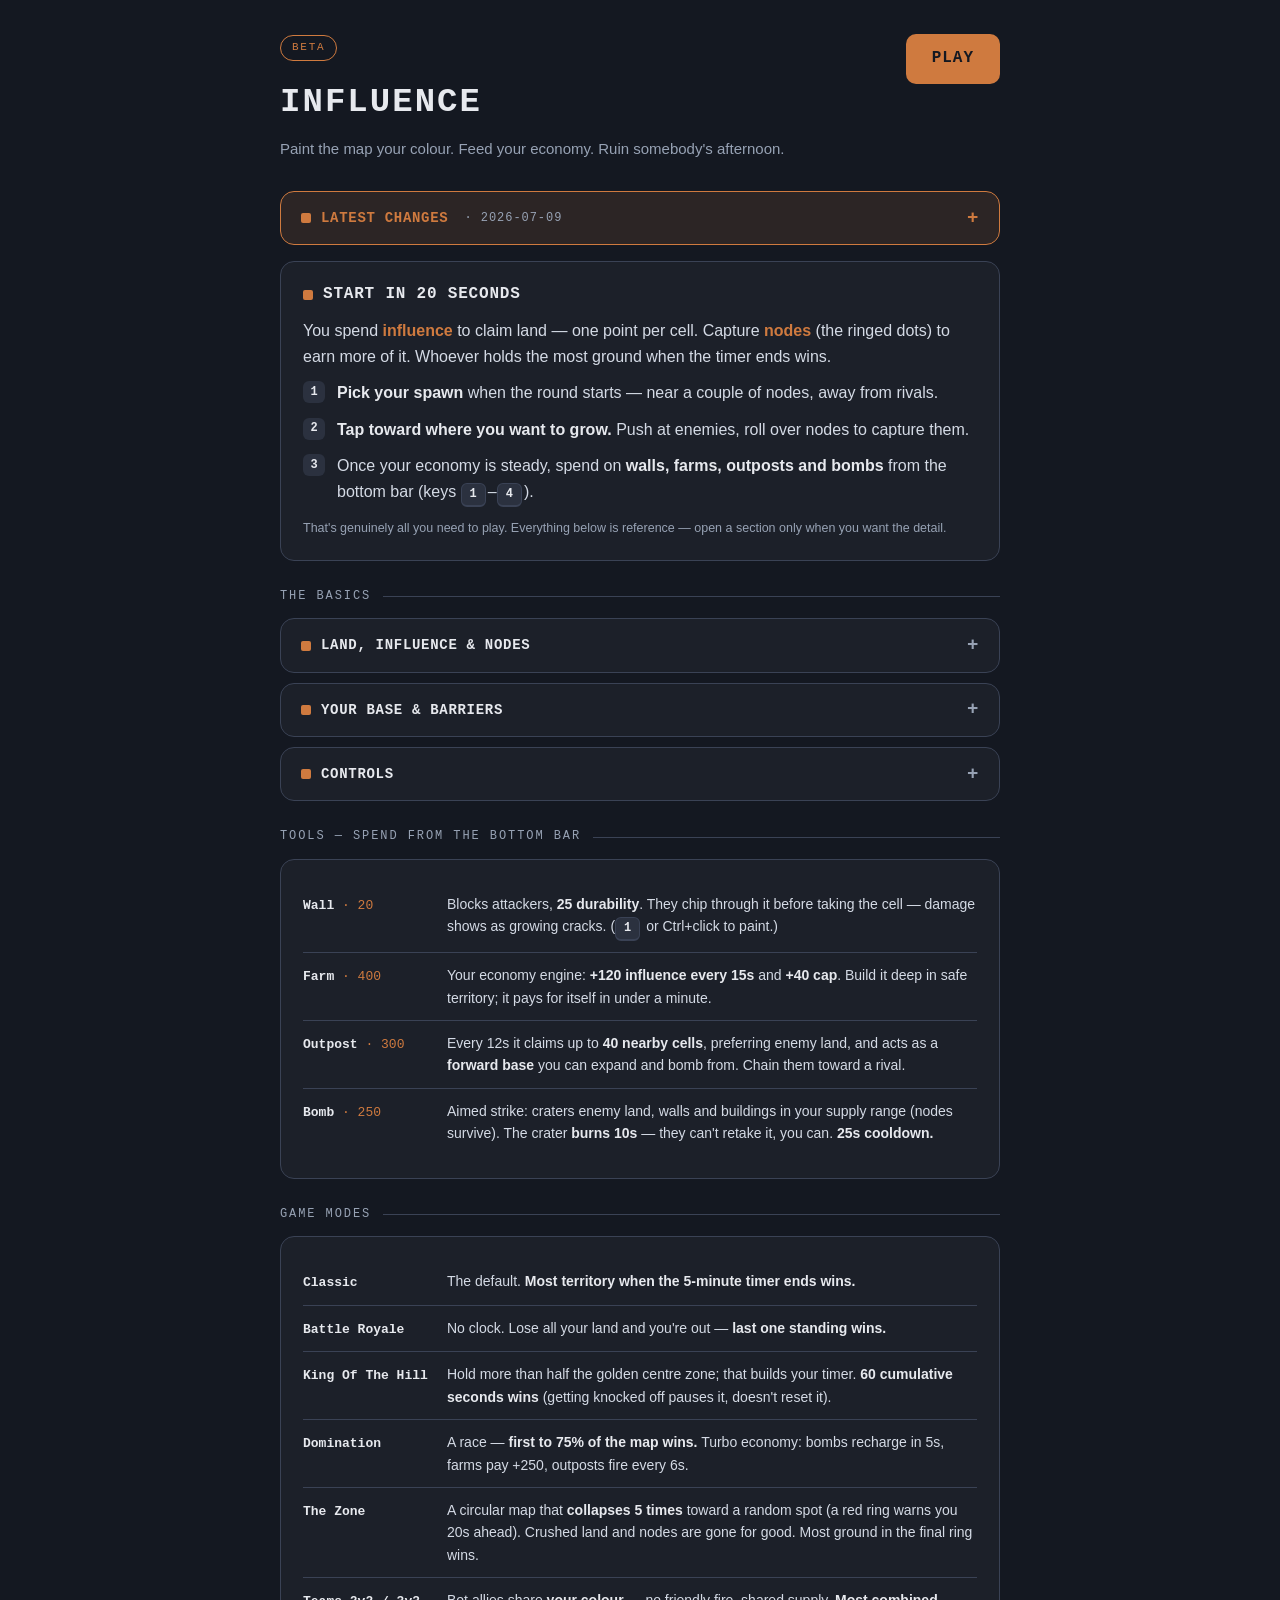
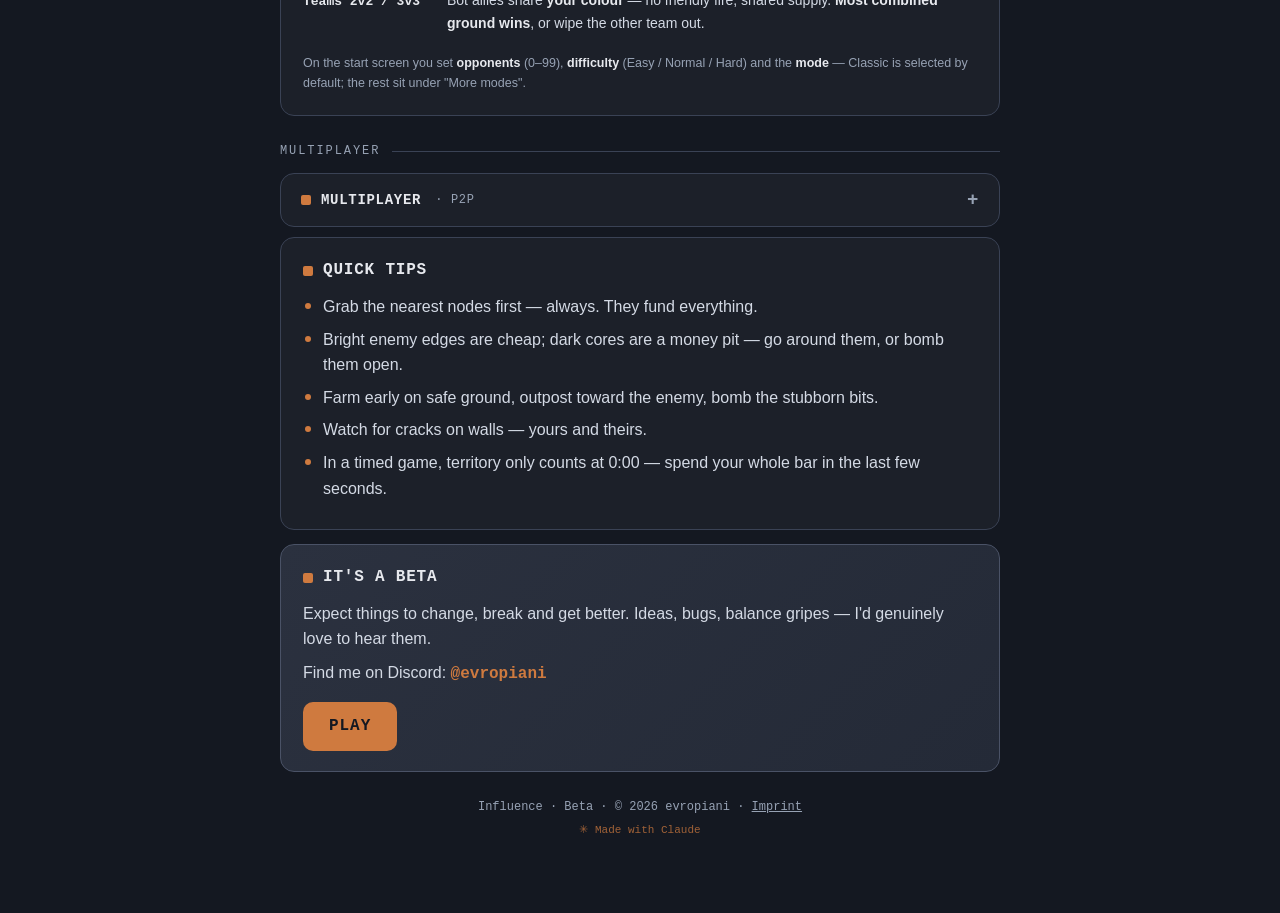
<file: tutorial.html>
<!DOCTYPE html>
<html lang="en">
<head>
<meta charset="UTF-8">
<meta name="viewport" content="width=device-width, initial-scale=1.0">
<link rel="icon" type="image/svg+xml" href="favicon.svg">
<title>Influence — Tutorial</title>
<style>
  :root{
    --bg:#141821;--card:#1c2029;--panel:#2b313f;--line:#3a4255;
    --ink:#e7e9ee;--muted:#97a2b4;--accent:#cf7a3f;
    --mono:ui-monospace,"SF Mono","Cascadia Mono",Menlo,Consolas,monospace;
    --sans:-apple-system,BlinkMacSystemFont,"Segoe UI",Roboto,Helvetica,Arial,sans-serif;
  }
  *{box-sizing:border-box;margin:0;padding:0}
  body{background:var(--bg);color:var(--ink);font-family:var(--sans);line-height:1.6;
    -webkit-font-smoothing:antialiased;padding:32px 18px 80px}
  .wrap{max-width:720px;margin:0 auto}

  header{margin-bottom:22px;display:flex;align-items:flex-start;justify-content:space-between;gap:16px;flex-wrap:wrap}
  header a.play{margin-top:2px}
  .badge{display:inline-block;font-family:var(--mono);font-size:11px;letter-spacing:.16em;text-transform:uppercase;
    color:var(--accent);border:1px solid var(--accent);border-radius:20px;padding:3px 11px;margin-bottom:14px}
  h1{font-family:var(--mono);font-size:34px;font-weight:800;letter-spacing:.06em;text-transform:uppercase}
  .tag{color:var(--muted);font-size:15px;margin-top:8px}

  section{background:var(--card);border:1px solid var(--line);border-radius:14px;padding:20px 22px;margin-bottom:14px}
  h2{font-family:var(--mono);font-size:16px;letter-spacing:.05em;text-transform:uppercase;margin-bottom:10px;
    display:flex;align-items:center;gap:10px}
  h2::before{content:"";width:10px;height:10px;border-radius:2px;background:var(--accent);flex:none}
  p{color:#d4dae5;margin:8px 0}
  p.lead{font-size:16px}
  b{color:var(--ink);font-weight:600}
  .accent{color:var(--accent);font-weight:600}

  ul{list-style:none;margin:8px 0}
  li{position:relative;padding-left:20px;margin:7px 0;color:#d4dae5}
  li::before{content:"";position:absolute;left:2px;top:9px;width:6px;height:6px;border-radius:50%;background:var(--accent)}
  ol.steps{counter-reset:s;list-style:none;margin:8px 0}
  .steps li{padding-left:34px;margin:11px 0}
  .steps li::before{counter-increment:s;content:counter(s);top:1px;left:0;width:22px;height:22px;border-radius:6px;
    background:var(--panel);color:var(--ink);font-family:var(--mono);font-size:12px;font-weight:700;
    display:flex;align-items:center;justify-content:center}

  .kbd{display:inline-block;font-family:var(--mono);font-size:12px;font-weight:700;color:var(--ink);
    background:var(--panel);border:1px solid var(--line);border-bottom-width:2px;border-radius:6px;
    padding:1px 8px;margin-right:2px;vertical-align:baseline}

  .cat{font-family:var(--mono);font-size:12px;letter-spacing:.16em;text-transform:uppercase;color:var(--muted);
    margin:26px 0 12px;display:flex;align-items:center;gap:12px}
  .cat::after{content:"";flex:1;height:1px;background:var(--line)}

  details.acc{background:var(--card);border:1px solid var(--line);border-radius:14px;margin-bottom:10px}
  details.acc summary{cursor:pointer;list-style:none;display:flex;align-items:center;gap:10px;padding:15px 20px;
    font-family:var(--mono);font-size:14px;letter-spacing:.05em;text-transform:uppercase;font-weight:700;user-select:none}
  details.acc summary::-webkit-details-marker{display:none}
  details.acc summary::before{content:"";width:10px;height:10px;border-radius:2px;background:var(--accent);flex:none}
  details.acc summary .cost{color:var(--muted);font-weight:400;font-size:12px;margin-left:4px}
  details.acc summary::after{content:"+";margin-left:auto;color:var(--muted);font-size:19px;line-height:1;flex:none}
  details.acc[open] summary::after{content:"–"}
  details.acc summary:hover{color:var(--accent)}
  details.acc .inner{padding:0 20px 18px}
  details.latest{background:rgba(207,122,63,.13);border:1px solid var(--accent);margin-bottom:16px}
  details.latest summary{color:var(--accent)}
  details.latest summary::after{color:var(--accent)}
  details.latest .when{color:var(--muted);font-weight:400;font-size:12px;letter-spacing:.08em;margin-left:6px}
  a.cl{color:var(--accent);font-family:var(--mono);font-size:12px;font-weight:700;text-decoration:none}
  a.cl:hover{text-decoration:underline}

  .two{display:grid;grid-template-columns:1fr 1fr;gap:16px}
  .sub{font-family:var(--mono);font-size:12px;letter-spacing:.08em;text-transform:uppercase;color:var(--muted);margin-bottom:6px}
  @media (max-width:560px){ .two{grid-template-columns:1fr} h1{font-size:26px} }

  .swatches{display:flex;gap:18px;flex-wrap:wrap;margin:10px 0 4px}
  .demo{display:flex;align-items:center;gap:10px}
  .box{width:30px;height:30px;border-radius:6px;border:1px solid rgba(255,255,255,.15)}
  .demo .t{font-size:13px}.demo .t small{display:block;color:var(--muted);font-size:11px}
  .caption{font-size:12.5px;color:var(--muted);margin:8px 0 2px}

  /* compact reference rows for tools & modes */
  .rows{margin:2px 0}
  .row{display:flex;gap:16px;padding:11px 0;border-top:1px solid var(--line);align-items:baseline}
  .row:first-child{border-top:none}
  .rk{flex:0 0 128px;font-family:var(--mono);font-size:13px;color:var(--ink);font-weight:700}
  .rk .c{color:var(--accent);font-weight:400}
  .rv{flex:1;font-size:14px;color:#d4dae5}
  @media (max-width:560px){ .row{flex-direction:column;gap:3px} .rk{flex-basis:auto} }

  .contact{background:linear-gradient(135deg,#2b313f,#242a37);border-color:#4a5266}
  .discord{font-family:var(--mono);color:var(--accent);font-weight:700}
  .discord a{text-decoration:none;color:inherit}
  a.play{display:inline-block;font-family:var(--mono);font-weight:700;letter-spacing:.06em;text-transform:uppercase;
    text-decoration:none;color:#141821;background:var(--accent);border-radius:10px;padding:12px 26px;margin-top:6px}
  a.play:hover{filter:brightness(1.08)}
  footer{color:var(--muted);font-size:12px;text-align:center;margin-top:26px;font-family:var(--mono)}
  footer a{color:var(--muted)} footer a:hover{color:var(--ink)}
  .mwc{color:var(--accent);opacity:.75;font-size:11px;margin-top:5px}
</style>
</head>
<body>
<div class="wrap">
  <header>
    <div>
      <div class="badge">Beta</div>
      <h1>Influence</h1>
      <p class="tag">Paint the map your colour. Feed your economy. Ruin somebody's afternoon.</p>
    </div>
    <a class="play" href="index.html">Play</a>
  </header>

  <details class="acc latest">
    <summary>Latest changes <span class="when">· 2026-07-09</span></summary>
    <div class="inner">
      <ul>
        <li><b>The game now lives on the front page</b> — this tutorial moved to its own page, and old links redirect.</li>
        <li><b>Nodes level up:</b> hold one 45s / 120s for level II / III and up to <b>+60% income</b>; stealing a levelled node pays a bigger bonus.</li>
        <li><b>Attack warnings:</b> your nodes pulse red on the map and minimap when enemies close in.</li>
        <li><b>Readability:</b> territory borders get frontline seams, the bomb button shows its recharge, eliminations are announced, and the start menu is much cleaner.</li>
        <li><b>Earlier:</b> a big pacing redesign from player feedback (fewer, meaningful nodes · anti-snowball · calmer opening · slower bots) and 6-character invite codes.</li>
      </ul>
      <p style="margin-top:10px"><a class="cl" href="changelog.html">Full changelog →</a></p>
    </div>
  </details>

  <section>
    <h2>Start in 20 seconds</h2>
    <p class="lead">You spend <span class="accent">influence</span> to claim land — one point per cell. Capture <span class="accent">nodes</span> (the ringed dots) to earn more of it. Whoever holds the most ground when the timer ends wins.</p>
    <ol class="steps">
      <li><b>Pick your spawn</b> when the round starts — near a couple of nodes, away from rivals.</li>
      <li><b>Tap toward where you want to grow.</b> Push at enemies, roll over nodes to capture them.</li>
      <li>Once your economy is steady, spend on <b>walls, farms, outposts and bombs</b> from the bottom bar (keys <span class="kbd">1</span>–<span class="kbd">4</span>).</li>
    </ol>
    <p class="caption">That's genuinely all you need to play. Everything below is reference — open a section only when you want the detail.</p>
  </section>

  <div class="cat">The basics</div>

  <details class="acc">
    <summary>Land, influence &amp; nodes</summary>
    <div class="inner">
      <p>Each cell you own trickles a little income. <b>Nodes</b> pay far more, raise your spending <b>cap</b>, and let you push out further for less. So the loop is simple: <b>grab nodes → earn influence → claim land → grab more nodes.</b></p>
      <p>Empty land costs <b>1</b> per cell. Enemy land costs more the longer they've held it:</p>
      <div class="swatches">
        <div class="demo"><span class="box" style="background:#3a8f86"></span><span class="t">Bright<small>fresh · soft · cheap</small></span></div>
        <div class="demo"><span class="box" style="background:#245953"></span><span class="t">Dark<small>dug in · tough · pricey</small></span></div>
      </div>
      <p><b>Nodes level up</b> the longer you hold them — level II at 45s, level III at 120s — paying up to <span class="accent">+60% income</span> (small pips under the ring show the level). Stealing a levelled node pays a bigger capture bonus, and cracking a held node always costs a hefty surcharge — steals take commitment.</p>
      <p>When enemies close in on one of your nodes it <span class="accent">pulses red</span> on the map and minimap, with a one-time "node under attack" alert — no more losing a flank without noticing.</p>
      <p>Hit the bright seams; don't grind into dark cores. Two catches keep a lead honest: pushing <b>far from your own nodes</b> costs extra, and once you already <b>dominate the map</b>, new land costs a little more still — your supply lines are stretched. A commanding lead still wins; it just can't steamroll on autopilot.</p>
      <p>The <b>Influence / click</b> slider (bottom bar) sets how much of your influence each tap spends — low for careful pokes, high to throw everything at one push. Tap <span class="kbd">Q</span>/<span class="kbd">E</span> to step it mid-fight.</p>
    </div>
  </details>

  <details class="acc">
    <summary>Your base &amp; barriers</summary>
    <div class="inner">
      <p>You start with a <b>base</b> (the star). Lose it and your income drops <span class="accent">30%</span> until you rebuild one: hold a node until it's fully <b>entrenched</b> (it starts to glow), tap it, and pay <span class="accent">300</span>. Your own base has a bright, pulsing ring so you can always find it.</p>
      <p>Grey <b>rock barriers</b> can't be owned or crossed — territory flows around them like water. Some are there from the start; new ones keep drifting in <b>mid-round</b> (after a calm opening), so a lane that's open now might close later.</p>
    </div>
  </details>

  <details class="acc">
    <summary>Controls</summary>
    <div class="inner">
      <div class="two">
        <div>
          <div class="sub">PC</div>
          <ul>
            <li><b>Click</b> toward where you want to grow.</li>
            <li><b>Drag</b> to pan · <b>wheel</b> to zoom · <b>WASD</b> too.</li>
            <li><span class="kbd">1</span><span class="kbd">2</span><span class="kbd">3</span><span class="kbd">4</span> select Wall / Farm / Outpost / Bomb.</li>
            <li><span class="kbd">Q</span><span class="kbd">E</span> lower / raise influence-per-click.</li>
            <li><span class="kbd">M</span> toggles sound · <b>☰ Menu</b> quits to the menu.</li>
            <li><b>Ctrl+click</b> also paints walls.</li>
          </ul>
        </div>
        <div>
          <div class="sub">Mobile</div>
          <ul>
            <li><b>Tap</b> toward where you want to grow.</li>
            <li><b>Drag</b> to pan · <b>pinch</b> to zoom.</li>
            <li>Tools live in the bottom bar.</li>
            <li>Tap the <b>minimap</b> to jump around.</li>
          </ul>
        </div>
      </div>
    </div>
  </details>

  <div class="cat">Tools — spend from the bottom bar</div>

  <section>
    <div class="rows">
      <div class="row"><span class="rk">Wall <span class="c">· 20</span></span><span class="rv">Blocks attackers, <b>25 durability</b>. They chip through it before taking the cell — damage shows as growing cracks. (<span class="kbd">1</span> or Ctrl+click to paint.)</span></div>
      <div class="row"><span class="rk">Farm <span class="c">· 400</span></span><span class="rv">Your economy engine: <b>+120 influence every 15s</b> and <b>+40 cap</b>. Build it deep in safe territory; it pays for itself in under a minute.</span></div>
      <div class="row"><span class="rk">Outpost <span class="c">· 300</span></span><span class="rv">Every 12s it claims up to <b>40 nearby cells</b>, preferring enemy land, and acts as a <b>forward base</b> you can expand and bomb from. Chain them toward a rival.</span></div>
      <div class="row"><span class="rk">Bomb <span class="c">· 250</span></span><span class="rv">Aimed strike: craters enemy land, walls and buildings in your supply range (nodes survive). The crater <b>burns 10s</b> — they can't retake it, you can. <b>25s cooldown.</b></span></div>
    </div>
  </section>

  <div class="cat">Game modes</div>

  <section>
    <div class="rows">
      <div class="row"><span class="rk">Classic</span><span class="rv">The default. <b>Most territory when the 5-minute timer ends wins.</b></span></div>
      <div class="row"><span class="rk">Battle Royale</span><span class="rv">No clock. Lose all your land and you're out — <b>last one standing wins.</b></span></div>
      <div class="row"><span class="rk">King Of The Hill</span><span class="rv">Hold more than half the golden centre zone; that builds your timer. <b>60 cumulative seconds wins</b> (getting knocked off pauses it, doesn't reset it).</span></div>
      <div class="row"><span class="rk">Domination</span><span class="rv">A race — <b>first to 75% of the map wins.</b> Turbo economy: bombs recharge in 5s, farms pay +250, outposts fire every 6s.</span></div>
      <div class="row"><span class="rk">The Zone</span><span class="rv">A circular map that <b>collapses 5 times</b> toward a random spot (a red ring warns you 20s ahead). Crushed land and nodes are gone for good. Most ground in the final ring wins.</span></div>
      <div class="row"><span class="rk">Teams 2v2 / 3v3</span><span class="rv">Bot allies share <b>your colour</b> — no friendly fire, shared supply. <b>Most combined ground wins</b>, or wipe the other team out.</span></div>
    </div>
    <p class="caption">On the start screen you set <b>opponents</b> (0–99), <b>difficulty</b> (Easy / Normal / Hard) and the <b>mode</b> — Classic is selected by default; the rest sit under "More modes".</p>
  </section>

  <div class="cat">Multiplayer</div>

  <details class="acc">
    <summary>Multiplayer <span class="cost">· P2P</span></summary>
    <div class="inner">
      <p>Up to <b>4 humans</b> in one match (you + 3 friends), plus bots — or none at all for a pure friend fight. Your browsers connect <b>directly to each other</b>: no server, no accounts. Works in every mode except Teams.</p>
      <ol class="steps">
        <li><b>Host:</b> under "Multiplayer (P2P)", press <b>Host</b>. A short <b>6-character code</b> appears — send it to your friend over any chat app.</li>
        <li><b>Friend:</b> press <b>Join</b>, type that code, press <b>Connect</b>. You're in — no reply needed.</li>
        <li><b>Host:</b> press <b>Add Player</b> for each extra friend (up to 3), then pick the mode, difficulty and bot count and press <b>Start</b>. Everyone chooses their own spawn.</li>
      </ol>
      <p class="caption">If two players pick the same colour, one is changed automatically. After a round the host presses <b>Play again</b> to rematch — no reconnecting. (If the code service is ever unreachable it falls back to longer copy-paste codes: you send an invite code, your friend sends a reply code back, you paste it. Some strict corporate/mobile networks can block the direct connection.)</p>
    </div>
  </details>

  <section>
    <h2>Quick tips</h2>
    <ul>
      <li>Grab the nearest nodes first — always. They fund everything.</li>
      <li>Bright enemy edges are cheap; dark cores are a money pit — go around them, or bomb them open.</li>
      <li>Farm early on safe ground, outpost toward the enemy, bomb the stubborn bits.</li>
      <li>Watch for cracks on walls — yours and theirs.</li>
      <li>In a timed game, territory only counts at 0:00 — spend your whole bar in the last few seconds.</li>
    </ul>
  </section>

  <section class="contact">
    <h2>It's a beta</h2>
    <p>Expect things to change, break and get better. Ideas, bugs, balance gripes — I'd genuinely love to hear them.</p>
    <p>Find me on Discord: <span class="discord"><a href="https://discord.com/users/319246364246540288/">@evropiani</a></span></p>
    <a class="play" href="index.html">Play</a>
  </section>

  <footer>Influence · Beta · © 2026 evropiani · <a href="imprint.html">Imprint</a>
    <div class="mwc">✳ Made with Claude</div>
  </footer>
</div>
</body>
</html>
</file>
<file: influence.css>
:root{
    --bg:#1c2029;
    --panel:#2b313f;--panel-2:#333a4b;--line:#3a4255;
    --ink:#e7e9ee;--muted:#95a0b3;--accent:#cf7a3f;--bad:#c0564b;
    --mono:ui-monospace,"SF Mono","Cascadia Mono",Menlo,Consolas,"Liberation Mono",monospace;
  }
  *{box-sizing:border-box;margin:0;padding:0}
  html,body{height:100%}
  body{background:#141821;color:var(--ink);font-family:var(--mono);-webkit-font-smoothing:antialiased;
    overflow:hidden;user-select:none;-webkit-user-select:none}
  #wrap{width:100vw;height:100vh;height:100dvh;display:flex;flex-direction:column;gap:8px;padding:8px}

  #topbar{display:flex;align-items:center;gap:10px;background:var(--panel);border:1px solid var(--line);border-radius:12px;padding:8px 10px}
  #scoreboard{display:flex;gap:8px;flex:1;flex-wrap:wrap;min-width:0}
  .pill{display:flex;align-items:center;gap:7px;background:var(--panel-2);border:1px solid var(--line);border-radius:8px;padding:5px 9px;min-width:0}
  .pill.dead{opacity:.32}
  .chip{width:11px;height:11px;border-radius:3px;flex:none}
  .pill .name{font-size:11px;letter-spacing:.05em;text-transform:uppercase;color:var(--muted);white-space:nowrap;overflow:hidden;text-overflow:ellipsis;max-width:88px}
  .pill .pct{font-size:13px;font-variant-numeric:tabular-nums;font-weight:600}
  #clock{font-size:22px;font-variant-numeric:tabular-nums;font-weight:700;letter-spacing:.04em;padding:0 6px;flex:none}
  #clock.warn{color:var(--accent)}

  #stage{position:relative;flex:1;min-height:0;width:100%;border-radius:14px;overflow:hidden;border:1px solid var(--line);background:var(--bg)}
  #game{display:block;width:100%;height:100%;touch-action:none;cursor:grab;image-rendering:pixelated}
  #game.grabbing{cursor:grabbing}
  #minimap{position:absolute;right:10px;bottom:10px;width:150px;height:101px;background:rgba(20,24,32,.85);border:1px solid var(--line);border-radius:8px;cursor:pointer;touch-action:none;image-rendering:pixelated}

  #flash{position:absolute;left:50%;top:12px;transform:translateX(-50%) translateY(-6px);background:rgba(20,24,32,.92);border:1px solid var(--line);color:var(--ink);font-size:12px;letter-spacing:.03em;padding:7px 13px;border-radius:9px;pointer-events:none;opacity:0;transition:opacity .18s,transform .18s;white-space:nowrap}
  #flash.show{opacity:1;transform:translateX(-50%) translateY(0)}

  #bottombar{display:flex;align-items:center;gap:16px;flex-wrap:wrap;background:var(--panel);border:1px solid var(--line);border-radius:12px;padding:9px 12px;font-size:12px}
  .stat{display:flex;align-items:baseline;gap:6px}
  .stat .k{color:var(--muted);text-transform:uppercase;font-size:10px;letter-spacing:.1em}
  .stat .v{font-size:16px;font-variant-numeric:tabular-nums;font-weight:700}
  .commit{display:flex;align-items:center;gap:9px}
  .commit .k{color:var(--muted);text-transform:uppercase;font-size:10px;letter-spacing:.1em}
  #pct{width:130px;accent-color:var(--accent);height:22px;cursor:pointer}
  #pctV{font-variant-numeric:tabular-nums;font-weight:700;min-width:38px}
  .commit .ctx{color:var(--muted)}.commit .ctx b{color:var(--ink);font-variant-numeric:tabular-nums}
  #cellInfo{color:var(--muted)}
  #buildbar{display:flex;gap:6px}
  .bbtn{font-family:var(--mono);font-size:11px;letter-spacing:.02em;color:var(--ink);background:var(--panel-2);border:1px solid var(--line);border-radius:8px;padding:6px 10px;cursor:pointer;white-space:nowrap}
  .bbtn:hover:not(:disabled){border-color:var(--accent)}
  .bbtn.on{background:var(--accent);color:#141821;border-color:var(--accent);font-weight:700}
  .bbtn:disabled{opacity:.4;cursor:default}
  .bbtn.cooling{opacity:.55;color:var(--muted)}
  #spawnHint{position:absolute;left:50%;top:12px;transform:translateX(-50%);background:rgba(20,24,32,.92);border:1px solid var(--accent);color:var(--ink);font-size:13px;letter-spacing:.02em;padding:8px 16px;border-radius:10px;pointer-events:none;white-space:nowrap;display:none;z-index:3}
  .spacer{flex:1}
  #hint{color:var(--muted);font-size:11px;text-align:right}

  #overlay{position:absolute;inset:0;overflow-y:auto;-webkit-overflow-scrolling:touch;touch-action:pan-y;background:rgba(20,24,32,.68);backdrop-filter:blur(2px)}
  #overlay.hidden{display:none}
  #ovbox{min-height:100%;display:flex;flex-direction:column;align-items:center;justify-content:center;gap:16px;text-align:center;padding:22px}
  #otitle{font-size:27px;font-weight:800;letter-spacing:.12em;text-transform:uppercase}
  #osub{color:var(--muted);font-size:12.5px;line-height:1.7;max-width:480px}
  #osub b{color:var(--ink);font-weight:600}
  #osub a.howto{color:inherit;text-decoration:underline;text-underline-offset:2px;font-weight:600}
  .field{display:flex;flex-direction:column;gap:7px;align-items:center}
  .field label{font-size:10px;letter-spacing:.12em;text-transform:uppercase;color:var(--muted)}
  #nameIn{font-family:var(--mono);font-size:15px;text-align:center;color:var(--ink);background:var(--panel);border:1px solid var(--line);border-radius:9px;padding:9px 14px;width:220px}
  #nameIn:focus{outline:2px solid var(--accent);outline-offset:1px}
  .namerow{display:flex;gap:8px;align-items:center}
  #tagIn{font-family:var(--mono);font-size:15px;text-align:center;color:var(--ink);background:var(--panel);border:1px solid var(--line);border-radius:9px;padding:9px 6px;width:66px;text-transform:uppercase;letter-spacing:.12em}
  #tagIn:focus{outline:2px solid var(--accent);outline-offset:1px}
  #tagIn::placeholder{color:var(--muted)}
  input[type=color].sw{padding:0;background:none;-webkit-appearance:none;appearance:none}
  input[type=color].sw::-webkit-color-swatch-wrapper{padding:0}
  input[type=color].sw::-webkit-color-swatch{border:none;border-radius:6px}
  input[type=color].sw::-moz-color-swatch{border:none;border-radius:6px}
  .pickhint{font-size:10px;color:var(--muted);margin-top:2px}
  #baseInfo{color:var(--bad);font-weight:600}
  #baseInfo.ok{display:none}
  #swatches{display:flex;gap:9px;flex-wrap:wrap;justify-content:center;align-items:center;max-width:340px}
  .sw{width:30px;height:30px;border-radius:8px;cursor:pointer;border:2px solid transparent;transition:transform .08s}
  .sw:hover{transform:scale(1.08)}.sw.sel{border-color:var(--ink);box-shadow:0 0 0 2px var(--bg)}
  .sw:focus-visible{outline:2px solid var(--ink);outline-offset:2px}
  .customwrap{position:relative;display:inline-block;line-height:0;border-radius:8px}
  .customwrap>.sw{display:block}
  .customwrap.sel>.sw{border-color:var(--ink);box-shadow:0 0 0 2px var(--bg)}
  .customwrap>.pen{position:absolute;inset:0;display:flex;align-items:center;justify-content:center;font-size:14px;line-height:1;color:#fff;text-shadow:0 1px 2px rgba(0,0,0,.7);pointer-events:none}
  .numin{font-family:var(--mono);font-size:15px;text-align:center;color:var(--ink);background:var(--panel);border:1px solid var(--line);border-radius:9px;padding:9px 8px;width:88px}
  .numin:focus{outline:2px solid var(--accent);outline-offset:1px}
  #opps{display:flex;gap:6px}
  .seg{font-family:var(--mono);font-size:13px;color:var(--muted);background:var(--panel);border:1px solid var(--line);border-radius:8px;padding:7px 14px;cursor:pointer}
  .seg.sel{color:var(--ink);background:var(--panel-2);border-color:var(--accent)}
  .seg:focus-visible{outline:2px solid var(--ink);outline-offset:2px}
  #mode{display:flex;gap:6px;flex-wrap:wrap;justify-content:center}
  #mpBtns{display:flex;gap:6px;justify-content:center}
  #mpBox{display:flex;flex-direction:column;gap:6px;align-items:center;margin-top:8px;width:min(440px,86vw)}
  .mpl{font-size:10px;letter-spacing:.08em;text-transform:uppercase;color:var(--muted);align-self:flex-start}
  .mprow{display:flex;gap:6px;width:100%;align-items:stretch}
  #mpOut,#mpIn{flex:1;height:52px;resize:none;font-family:var(--mono);font-size:10px;color:var(--ink);
    background:var(--panel);border:1px solid var(--line);border-radius:8px;padding:6px;word-break:break-all}
  #mpOut:focus,#mpIn:focus{outline:2px solid var(--accent);outline-offset:1px}
  #mpStatus{font-size:11px;color:var(--accent);min-height:15px}
  #mpOut.code6{height:auto;font-size:26px;font-weight:800;letter-spacing:.28em;text-align:center;text-transform:uppercase;padding:12px 6px 12px 12px;color:var(--accent)}
  .sbc{display:flex;align-items:center;gap:7px;background:var(--panel-2);border:1px solid var(--line);border-radius:8px;padding:5px 11px}
  .sbc .chip{width:11px;height:11px;border-radius:3px;flex:none}
  .sbc .sbk{color:var(--muted);text-transform:uppercase;font-size:10px;letter-spacing:.08em}
  .sbc .sbv{font-size:14px;font-variant-numeric:tabular-nums;font-weight:700}
  .sbc .sbsep{color:var(--line)}
  #standings{display:flex;flex-direction:column;gap:6px;font-size:13px;min-width:240px}
  #standings .row{display:flex;align-items:center;gap:9px}
  #standings .row .nm{flex:1;text-align:left;text-transform:uppercase;letter-spacing:.04em;overflow:hidden;text-overflow:ellipsis}
  #standings .row .vv{font-variant-numeric:tabular-nums;font-weight:700}
  #obtn{font-family:var(--mono);font-size:14px;font-weight:700;letter-spacing:.07em;text-transform:uppercase;color:#141821;background:var(--accent);border:none;border-radius:10px;padding:12px 30px;cursor:pointer;transition:transform .1s,filter .15s}
  #obtn:hover{filter:brightness(1.08)}#obtn:active{transform:scale(.97)}#obtn:focus-visible{outline:2px solid var(--ink);outline-offset:3px}

  @media (max-width:560px){
    #clock{font-size:18px}.pill .name{display:none}#otitle{font-size:21px}
    #minimap{width:104px;height:70px}#hint{display:none}#pct{width:104px}
    #bottombar{gap:12px;font-size:11px}#cellInfo{display:none}
  }

  /* On the main menu: blur/dim the live demo behind the panel and hide the in-game HUD (the top
     colour percentages + 0:00 timer confused first-time players). */
  body.menu #game{filter:blur(7px) brightness(.5) saturate(.85);transition:filter .2s}
  body.menu #topbar{display:none}
  body.menu #minimap{visibility:hidden}
  body.menu #menuBtn{display:none}

  /* subtle vignette so the board reads with a little depth */
  #vig{position:absolute;inset:0;pointer-events:none;box-shadow:inset 0 0 130px rgba(0,0,0,.42)}
  body.menu #vig{display:none}

  /* "More modes" disclosure in the setup screen */
  .moretoggle{opacity:.85}
  .morebox{flex-basis:100%;display:flex;gap:8px;flex-wrap:wrap;justify-content:center;margin-top:10px;padding-top:10px;border-top:1px solid var(--line)}
  .modedesc{flex-basis:100%;font-size:12px;color:var(--muted);text-align:center;margin-top:8px;min-height:16px}

  /* secondary "Main menu" button on the results screen */
  #menuBtn2{font-family:var(--mono);font-size:12px;letter-spacing:.05em;text-transform:uppercase;color:var(--muted);background:transparent;border:1px solid var(--line);border-radius:9px;padding:9px 20px;margin-top:9px;cursor:pointer}
  #menuBtn2:hover{color:var(--ink);border-color:var(--accent)}
</file>
